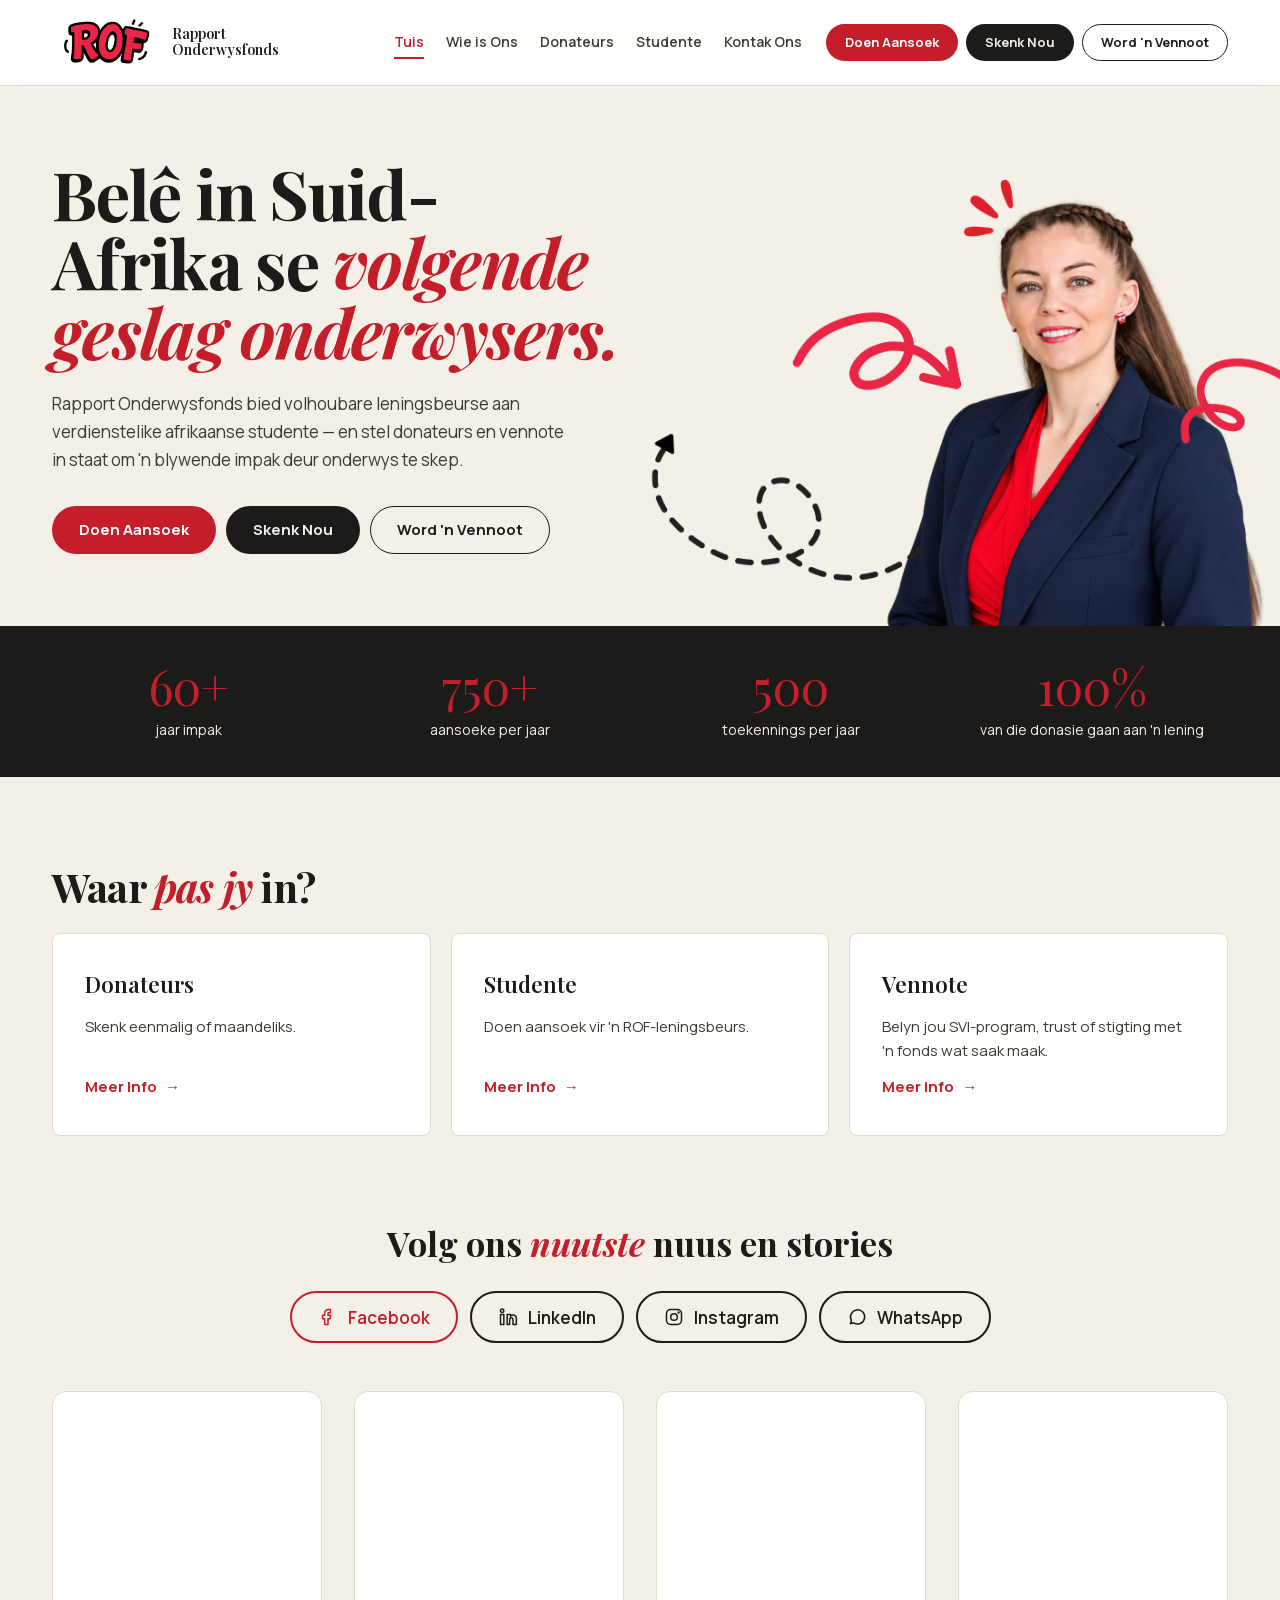
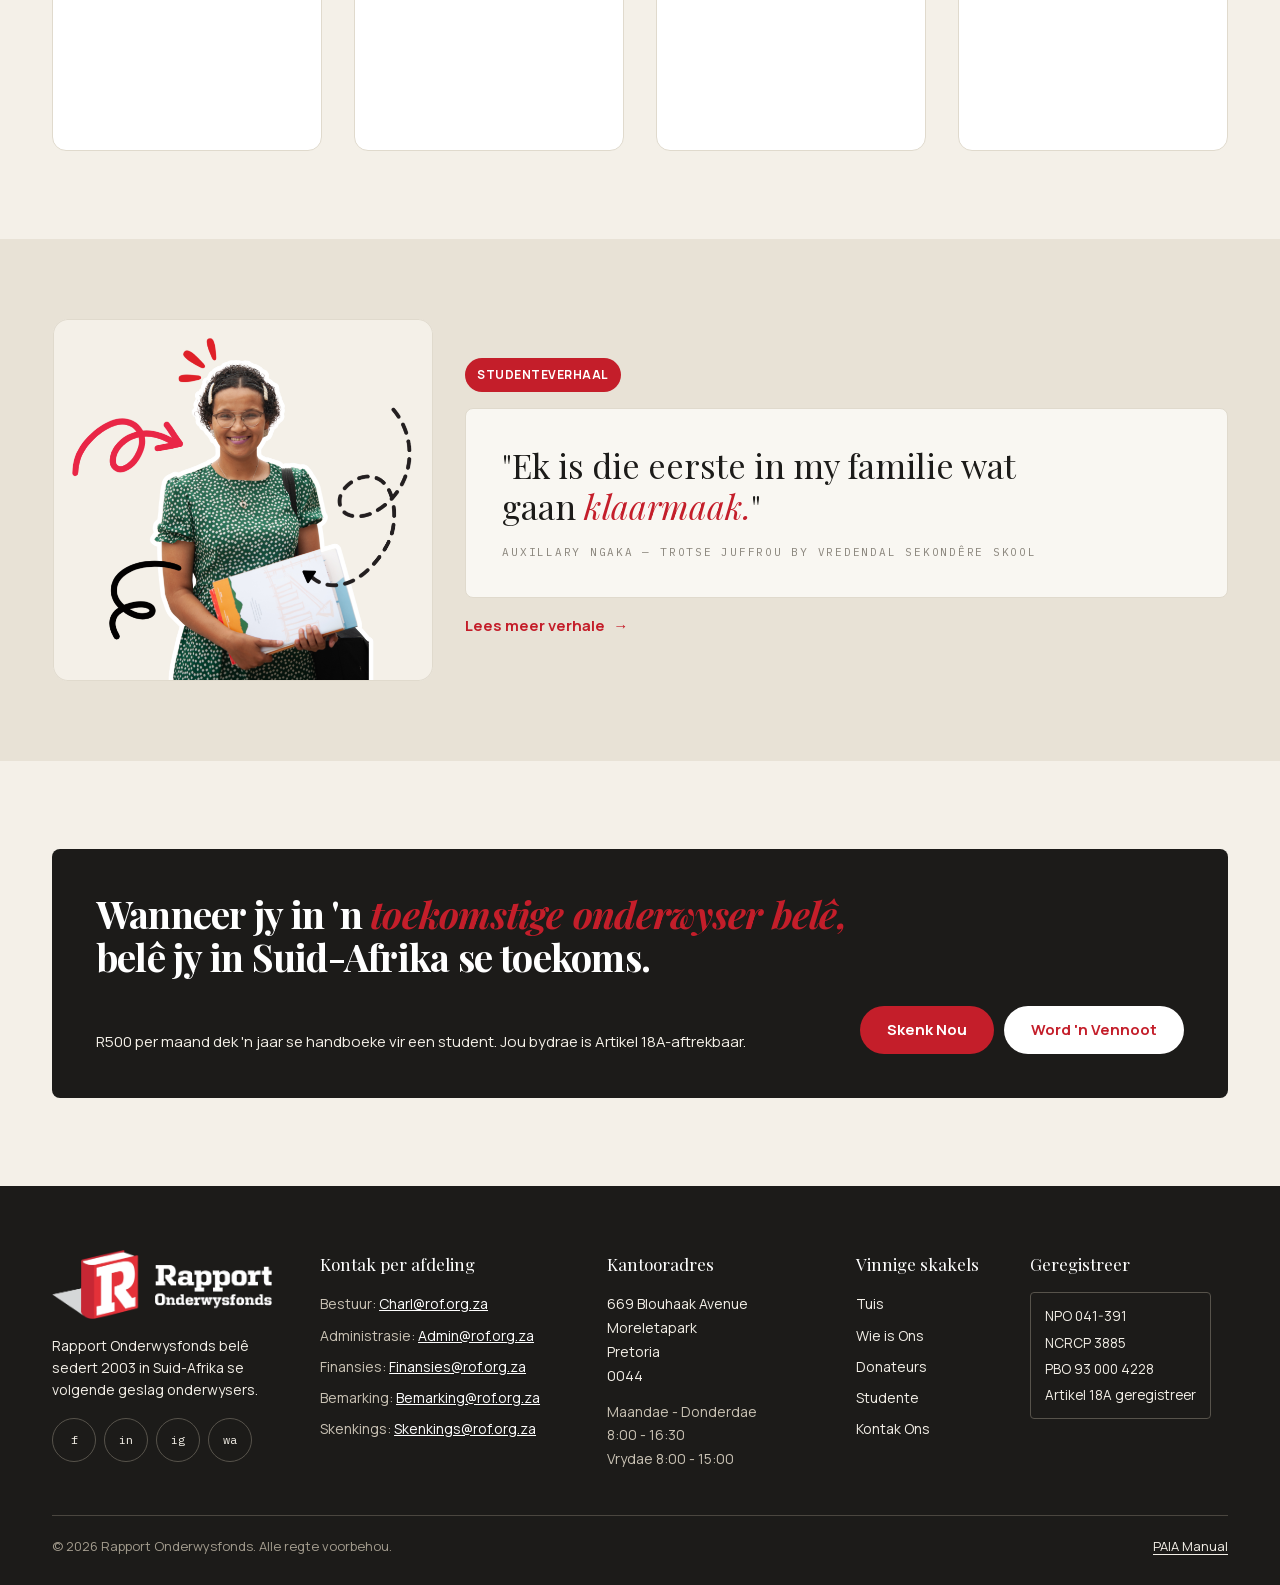
<file: index.html>
<!DOCTYPE html>
<html lang="af">

<head>
  <!-- Google tag (gtag.js) -->
  <script async src="https://www.googletagmanager.com/gtag/js?id=G-HCSDZWBZPT"></script>
  <script>
    window.dataLayer = window.dataLayer || [];
    function gtag(){dataLayer.push(arguments);}
    gtag('js', new Date());

    gtag('config', 'G-HCSDZWBZPT');
  </script>
  <meta charset="utf-8">
  <meta name="viewport" content="width=device-width, initial-scale=1">
  <title>Rapport Onderwysfonds</title>
  <meta name="description"
    content="Rapport Onderwysfonds bied rentevrye leningsbeurse aan verdienstelike toekomstige onderwysers in Suid-Afrika.">
  <meta name="theme-color" content="#F4F0E8">
  <meta property="og:title" content="Rapport Onderwysfonds">
  <meta property="og:description"
    content="Rapport Onderwysfonds bied rentevrye leningsbeurse aan verdienstelike toekomstige onderwysers in Suid-Afrika.">
  <meta property="og:image" content="assets/img/hero-home.jpg">
  <link rel="icon" type="image/png" sizes="32x32" href="assets/favicon-32.png">
  <link rel="icon" type="image/png" sizes="512x512" href="assets/favicon-512.png">
  <link rel="apple-touch-icon" href="assets/favicon-180.png">
  <link rel="preload" href="assets/fonts/playfair-display-400-latin.woff2" as="font" type="font/woff2" crossorigin>
  <link rel="preload" href="assets/fonts/manrope-400-latin.woff2" as="font" type="font/woff2" crossorigin>
  <link rel="stylesheet" href="css/styles.css?v=17">
  <script src="js/main.js?v=8" defer></script>
</head>

<body>
  <a class="skip-link" href="#inhoud">Slaan oor na inhoud</a>
  <header class="site-header">
    <div class="container site-header__bar">
      <a class="brand" href="index.html" aria-label="Rapport Onderwysfonds — tuis">
        <img src="assets/rof-logo.png" alt="" width="110" height="61">
        <span>Rapport<br>Onderwysfonds</span>
      </a>
      <nav class="nav-desktop" aria-label="Hoofnavigasie">
        <a class="nav-link" href="index.html" aria-current="page">Tuis</a>
        <a class="nav-link" href="wie-is-ons.html">Wie is Ons</a>
        <a class="nav-link" href="donateurs.html">Donateurs</a>
        <a class="nav-link" href="studente.html">Studente</a>
        <a class="nav-link" href="kontak.html">Kontak Ons</a>
      </nav>
      <div class="header-ctas">
        <a class="btn btn--sm btn--primary" href="studente.html">Doen Aansoek</a>
        <a class="btn btn--sm btn--secondary" href="donateurs.html#skenk">Skenk Nou</a>
        <a class="btn btn--sm btn--tertiary" href="donateurs.html#vennoot">Word 'n Vennoot</a>
      </div>
      <button class="btn btn--sm btn--tertiary menu-toggle" type="button" aria-expanded="false"
        aria-controls="mobile-menu">Kieslys</button>
    </div>
    <div class="mobile-menu" id="mobile-menu" hidden>
      <nav aria-label="Mobiele navigasie">
        <a class="nav-link" href="index.html" aria-current="page">Tuis</a>
        <a class="nav-link" href="wie-is-ons.html">Wie is Ons</a>
        <a class="nav-link" href="donateurs.html">Donateurs</a>
        <a class="nav-link" href="studente.html">Studente</a>
        <a class="nav-link" href="kontak.html">Kontak Ons</a>
      </nav>
      <div class="btn-stack">
        <a class="btn btn--primary btn--block" href="studente.html">Doen Aansoek</a>
        <a class="btn btn--secondary btn--block" href="donateurs.html#skenk">Skenk Nou</a>
        <a class="btn btn--tertiary btn--block" href="donateurs.html#vennoot">Word 'n Vennoot</a>
      </div>
    </div>
  </header>

  <main id="inhoud">
    <section class="hero">
      <div class="container hero__grid">
        <div class="hero__copy">
          <h1>Belê in Suid-Afrika se <em>volgende geslag onderwysers.</em></h1>
          <p>Rapport Onderwysfonds bied volhoubare leningsbeurse aan verdienstelike afrikaanse studente — en stel
            donateurs en vennote in staat om 'n blywende impak deur onderwys te skep.</p>
          <div class="btn-row">
            <a class="btn btn--primary" href="studente.html">Doen Aansoek</a>
            <a class="btn btn--secondary" href="donateurs.html#skenk">Skenk Nou</a>
            <a class="btn btn--tertiary" href="donateurs.html#vennoot">Word 'n Vennoot</a>
          </div>
        </div>
        <div class="hero__media">
          <img src="assets/img/hero-home.jpg?v=3" alt="Glimlaggende onderwyser in skoolbaadjie" width="1469"
            height="1010" fetchpriority="high">
        </div>
      </div>
    </section>

    <section class="stats" aria-label="ROF in syfers">
      <div class="container stats__grid">
        <div>
          <div class="stat__num">60+</div>
          <div class="stat__lbl">jaar impak</div>
        </div>
        <div>
          <div class="stat__num">750+</div>
          <div class="stat__lbl">aansoeke per jaar</div>
        </div>
        <div>
          <div class="stat__num">500</div>
          <div class="stat__lbl">toekennings per jaar</div>
        </div>
        <div>
          <div class="stat__num">100%</div>
          <div class="stat__lbl">van die donasie gaan aan 'n lening</div>
        </div>
      </div>
    </section>

    <section class="container section">
      <h2 class="h-section">Waar <em>pas jy</em> in?</h2>
      <div class="grid grid--3">
        <div class="card card--flex">
          <h3 class="h-card">Donateurs</h3>
          <p>Skenk eenmalig of maandeliks.</p>
          <a class="text-link" href="donateurs.html">Meer Info</a>
        </div>
        <div class="card card--flex">
          <h3 class="h-card">Studente</h3>
          <p>Doen aansoek vir 'n ROF-leningsbeurs.</p>
          <a class="text-link" href="studente.html">Meer Info</a>
        </div>
        <div class="card card--flex">
          <h3 class="h-card">Vennote</h3>
          <p>Belyn jou SVI-program, trust of stigting met 'n fonds wat saak maak.</p>
          <a class="text-link" href="donateurs.html#vennoot">Meer Info</a>
        </div>
      </div>
    </section>

    <section class="container section section--end social">
      <h2>Volg ons <em>nuutste</em> nuus en stories</h2>
      <div class="pill-tabs" role="tablist" aria-label="Sosiale media">
        <button class="pill-tab" type="button" role="tab" id="tab-fb" aria-controls="panel-fb"
          aria-selected="true"><svg class="pill-tab__icon" viewBox="0 0 24 24" aria-hidden="true"><path d="M15 3h-2.5A4.5 4.5 0 0 0 8 7.5V10H5.5v4H8v7h4v-7h2.5l.5-4h-3V7.5a.5.5 0 0 1 .5-.5H15z"/></svg>Facebook</button>
        <button class="pill-tab" type="button" role="tab" id="tab-li" aria-controls="panel-li"
          aria-selected="false"><svg class="pill-tab__icon" viewBox="0 0 24 24" aria-hidden="true"><rect x="3" y="9" width="4" height="12"/><circle cx="5" cy="4.5" r="2"/><path d="M11 21V9h4v2a4 4 0 0 1 7 3v7h-4v-6a2 2 0 0 0-4 0v6z"/></svg>LinkedIn</button>
        <button class="pill-tab" type="button" role="tab" id="tab-ig" aria-controls="panel-ig"
          aria-selected="false"><svg class="pill-tab__icon" viewBox="0 0 24 24" aria-hidden="true"><rect x="3" y="3" width="18" height="18" rx="5"/><circle cx="12" cy="12" r="4"/><circle cx="17.5" cy="6.5" r="0.6"/></svg>Instagram</button>
        <button class="pill-tab" type="button" role="tab" id="tab-wa" aria-controls="panel-wa"
          aria-selected="false"><svg class="pill-tab__icon" viewBox="0 0 24 24" aria-hidden="true"><path d="M4 20l1.3-3.9A8.5 8.5 0 1 1 8 19z"/></svg>WhatsApp</button>
      </div>
      <div role="tabpanel" id="panel-fb" aria-labelledby="tab-fb">
        <!--
          FACEBOOK-PLASINGS: plak die skakel van elke plasing in data-href.
          Kry die skakel op Facebook: klik op die plasing se datum/tyd (of "..." > "Embed")
          en kopieer die adres, bv. https://www.facebook.com/RapportOnderwysFonds/posts/pfbid0...
          Reels werk ook, bv. https://www.facebook.com/reel/1425236243112147
          Facebook se "share"-kortskakels (facebook.com/share/...) werk NIE; maak dit eers oop en kopieer die volle adres.
          'n Leë data-href wys 'n plekhouer.
        -->
        <div class="feed-grid">
          <div class="feed-card" data-fb-post
            data-href="https://www.facebook.com/reel/1425236243112147"></div>
          <div class="feed-card" data-fb-post
            data-href="https://www.facebook.com/RapportOnderwysFonds/posts/pfbid01R1h24K588WMJgEj9nwYPcHLikoZqjgb8Bto9VMAhXqXpatmRVxBbp8oqJeqvW4ol"></div>
          <div class="feed-card" data-fb-post
            data-href="https://www.facebook.com/RapportOnderwysFonds/posts/pfbid0uuF8hRYoRYb6rciocgsTsbq6oax5Y1oqMTdWa2dfRW1hQMmUZzvSdZuUSKwmRgDyl"></div>
          <div class="feed-card" data-fb-post
            data-href="https://www.facebook.com/reel/29434276109501772"></div>
        </div>
      </div>
      <div role="tabpanel" id="panel-li" aria-labelledby="tab-li" hidden>
        <div class="feed-grid">
          <div class="feed-card placeholder" role="img" aria-label="LinkedIn-plasing 1"><span class="rof-label">LinkedIn-plasing 1</span></div>
          <div class="feed-card placeholder" role="img" aria-label="LinkedIn-plasing 2"><span class="rof-label">LinkedIn-plasing 2</span></div>
          <div class="feed-card placeholder" role="img" aria-label="LinkedIn-plasing 3"><span class="rof-label">LinkedIn-plasing 3</span></div>
          <div class="feed-card placeholder" role="img" aria-label="LinkedIn-plasing 4"><span class="rof-label">LinkedIn-plasing 4</span></div>
        </div>
      </div>
      <div role="tabpanel" id="panel-ig" aria-labelledby="tab-ig" hidden>
        <div class="feed-grid">
          <div class="feed-card placeholder" role="img" aria-label="Instagram-plasing 1"><span class="rof-label">Instagram-plasing 1</span></div>
          <div class="feed-card placeholder" role="img" aria-label="Instagram-plasing 2"><span class="rof-label">Instagram-plasing 2</span></div>
          <div class="feed-card placeholder" role="img" aria-label="Instagram-plasing 3"><span class="rof-label">Instagram-plasing 3</span></div>
          <div class="feed-card placeholder" role="img" aria-label="Instagram-plasing 4"><span class="rof-label">Instagram-plasing 4</span></div>
        </div>
      </div>
      <div role="tabpanel" id="panel-wa" aria-labelledby="tab-wa" hidden>
        <div class="feed-grid">
          <div class="feed-card placeholder" role="img" aria-label="WhatsApp-plasing 1"><span class="rof-label">WhatsApp-plasing 1</span></div>
          <div class="feed-card placeholder" role="img" aria-label="WhatsApp-plasing 2"><span class="rof-label">WhatsApp-plasing 2</span></div>
          <div class="feed-card placeholder" role="img" aria-label="WhatsApp-plasing 3"><span class="rof-label">WhatsApp-plasing 3</span></div>
          <div class="feed-card placeholder" role="img" aria-label="WhatsApp-plasing 4"><span class="rof-label">WhatsApp-plasing 4</span></div>
        </div>
      </div>
    </section>

    <section class="story-band">
      <div class="container split">
        <img src="assets/img/auxillary-ngaka.png" alt="Glimlaggende student met handboeke" width="756" height="720"
          loading="lazy">
        <div class="story">
          <span class="badge">Studenteverhaal</span>
          <figure class="quote-card" style="margin:0">
            <blockquote class="quote" style="margin:0 0 16px">"Ek is die eerste in my familie wat gaan
              <em>klaarmaak.</em>"
            </blockquote>
            <figcaption class="rof-label">Auxillary Ngaka — Trotse juffrou by Vredendal Sekondêre Skool</figcaption>
          </figure>
          <a class="text-link" href="#">Lees meer verhale</a>
        </div>
      </div>
    </section>

    <section class="container section section--end">
      <div class="panel-dark cta-dark">
        <h2>Wanneer jy in 'n <em>toekomstige onderwyser belê,</em><br> belê jy in Suid-Afrika se toekoms.</h2>
        <p>R500 per maand dek 'n jaar se handboeke vir een student. Jou bydrae is Artikel 18A-aftrekbaar.</p>
        <div class="btn-row">
          <a class="btn btn--primary" href="donateurs.html#skenk">Skenk Nou</a>
          <a class="btn btn--inverse" href="donateurs.html#vennoot">Word 'n Vennoot</a>
        </div>
      </div>
    </section>
  </main>

  <footer class="site-footer">
    <div class="container">
      <div class="footer-grid">
        <div>
          <img src="assets/rapport-onderwysfonds-logo.webp" alt="Rapport Onderwysfonds" width="220" height="68" loading="lazy">
          <p class="footer-about">Rapport Onderwysfonds belê sedert 2003 in Suid-Afrika se volgende geslag onderwysers.
          </p>
          <div class="socials">
            <a class="social-btn" href="https://www.facebook.com/RapportOnderwysFonds" target="_blank" rel="noopener"
              aria-label="Facebook">f</a>
            <a class="social-btn" href="#" aria-label="LinkedIn">in</a>
            <a class="social-btn" href="https://www.instagram.com/rapportonderwysfonds" target="_blank" rel="noopener" aria-label="Instagram">ig</a>
            <a class="social-btn" href="#" aria-label="WhatsApp">wa</a>
          </div>
        </div>
        <div>
          <div class="footer-title">Kontak per afdeling</div>
          <ul class="footer-list">
            <li>Bestuur: <a class="mail" href="mailto:charl@rof.org.za">Charl@rof.org.za</a></li>
            <li>Administrasie: <a class="mail" href="mailto:admin@rof.org.za">Admin@rof.org.za</a></li>
            <li>Finansies: <a class="mail" href="mailto:finansies@rof.org.za">Finansies@rof.org.za</a></li>
            <li>Bemarking: <a class="mail" href="mailto:bemarking@rof.org.za">Bemarking@rof.org.za</a></li>
            <li>Skenkings: <a class="mail" href="mailto:skenkings@rof.org.za">Skenkings@rof.org.za</a></li>
          </ul>
        </div>
        <div>
          <div class="footer-title">Kantooradres</div>
          <address class="footer-address">
            669 Blouhaak Avenue<br>
            Moreletapark<br>
            Pretoria<br>
            0044
          </address>
          <p class="footer-hours">
            <span class="nowrap">Maandae - Donderdae</span> <span class="nowrap">8:00 - 16:30</span><br>
            <span class="nowrap">Vrydae</span> <span class="nowrap">8:00 - 15:00</span>
          </p>
        </div>
        <div>
          <div class="footer-title">Vinnige skakels</div>
          <ul class="footer-list">
            <li><a href="index.html">Tuis</a></li>
            <li><a href="wie-is-ons.html">Wie is Ons</a></li>
            <li><a href="donateurs.html">Donateurs</a></li>
            <li><a href="studente.html">Studente</a></li>
            <li><a href="kontak.html">Kontak Ons</a></li>
          </ul>
        </div>
        <div>
          <div class="footer-title">Geregistreer</div>
          <div class="reg-box">
            <span>NPO 041-391</span>
            <span>NCRCP 3885</span>
            <span>PBO 93 000 4228</span>
            <span>Artikel 18A geregistreer</span>
          </div>
        </div>
      </div>
      <div class="footer-bottom">
        <span>© <span data-year>2026</span> Rapport Onderwysfonds. Alle regte voorbehou.</span>
        <a href="assets/docs/rof-paia-manual.pdf" target="_blank" rel="noopener">PAIA Manual</a>
      </div>
    </div>
  </footer>
</body>

</html>
</file>
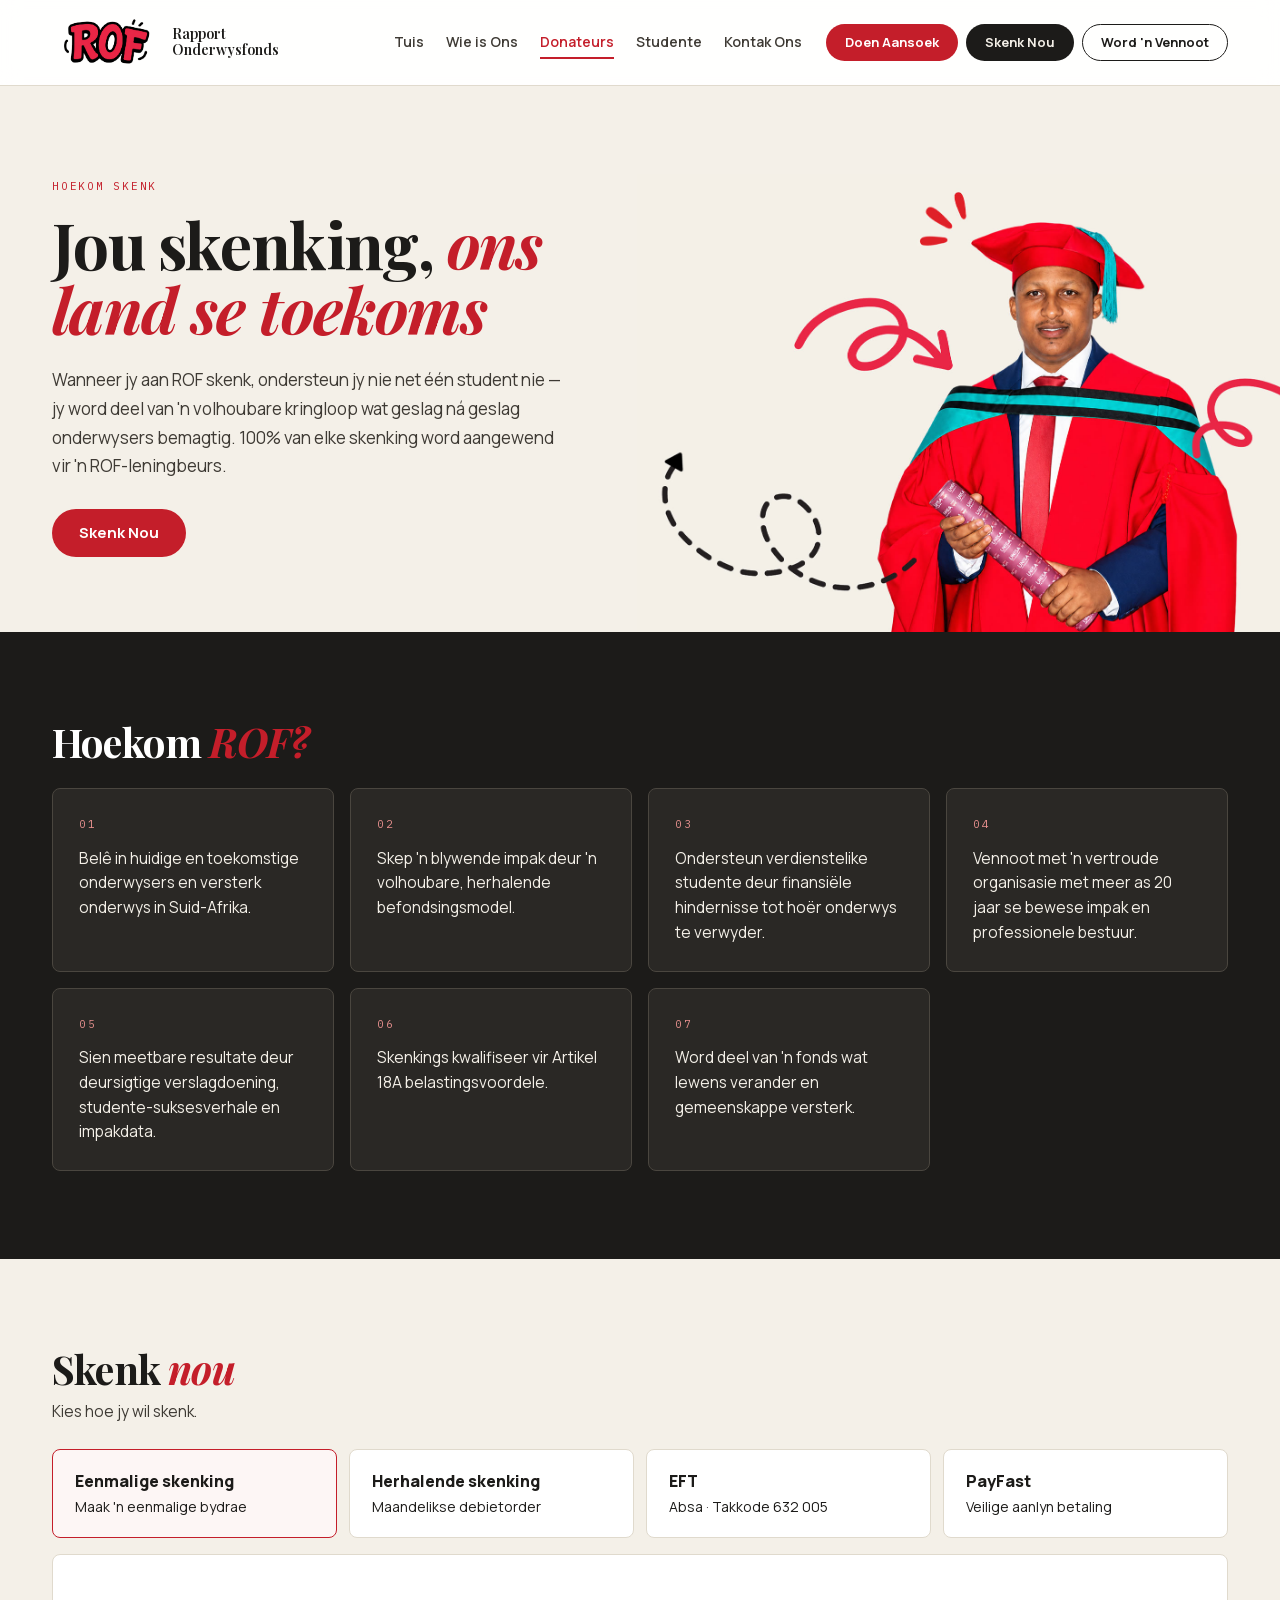
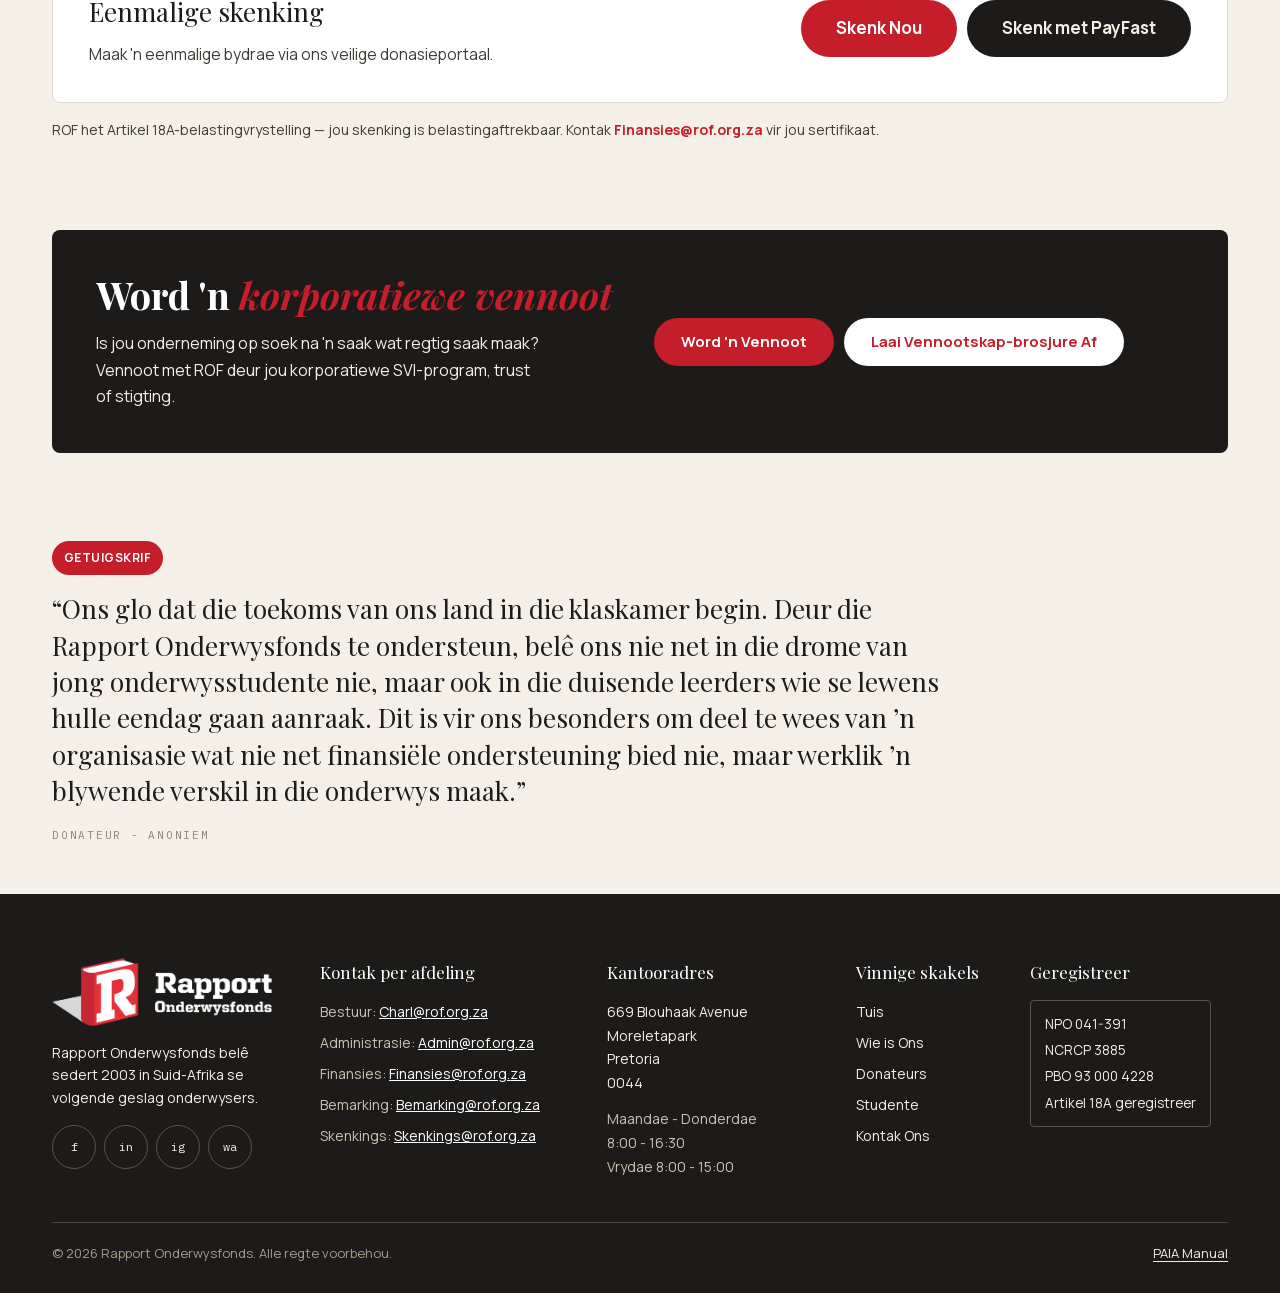
<file: donateurs.html>
<!DOCTYPE html>
<html lang="af">

<head>
  <!-- Google tag (gtag.js) -->
  <script async src="https://www.googletagmanager.com/gtag/js?id=G-HCSDZWBZPT"></script>
  <script>
    window.dataLayer = window.dataLayer || [];
    function gtag(){dataLayer.push(arguments);}
    gtag('js', new Date());

    gtag('config', 'G-HCSDZWBZPT');
  </script>
  <meta charset="utf-8">
  <meta name="viewport" content="width=device-width, initial-scale=1">
  <title>Donateurs · Rapport Onderwysfonds</title>
  <meta name="description"
    content="Skenk aan ROF: 100% van elke skenking word aangewend vir 'n ROF-lening. Artikel 18A-aftrekbaar.">
  <meta name="theme-color" content="#F4F0E8">
  <meta property="og:title" content="Donateurs · Rapport Onderwysfonds">
  <meta property="og:description"
    content="Skenk aan ROF: 100% van elke skenking word aangewend vir 'n ROF-lening. Artikel 18A-aftrekbaar.">
  <meta property="og:image" content="assets/img/hero-home.jpg">
  <link rel="icon" type="image/png" sizes="32x32" href="assets/favicon-32.png">
  <link rel="icon" type="image/png" sizes="512x512" href="assets/favicon-512.png">
  <link rel="apple-touch-icon" href="assets/favicon-180.png">
  <link rel="preload" href="assets/fonts/playfair-display-400-latin.woff2" as="font" type="font/woff2" crossorigin>
  <link rel="preload" href="assets/fonts/manrope-400-latin.woff2" as="font" type="font/woff2" crossorigin>
  <link rel="stylesheet" href="css/styles.css?v=17">
  <script src="js/main.js?v=8" defer></script>
</head>

<body>
  <a class="skip-link" href="#inhoud">Slaan oor na inhoud</a>
  <header class="site-header">
    <div class="container site-header__bar">
      <a class="brand" href="index.html" aria-label="Rapport Onderwysfonds — tuis">
        <img src="assets/rof-logo.png" alt="" width="110" height="61">
        <span>Rapport<br>Onderwysfonds</span>
      </a>
      <nav class="nav-desktop" aria-label="Hoofnavigasie">
        <a class="nav-link" href="index.html">Tuis</a>
        <a class="nav-link" href="wie-is-ons.html">Wie is Ons</a>
        <a class="nav-link" href="donateurs.html" aria-current="page">Donateurs</a>
        <a class="nav-link" href="studente.html">Studente</a>
        <a class="nav-link" href="kontak.html">Kontak Ons</a>
      </nav>
      <div class="header-ctas">
        <a class="btn btn--sm btn--primary" href="studente.html">Doen Aansoek</a>
        <a class="btn btn--sm btn--secondary" href="donateurs.html#skenk">Skenk Nou</a>
        <a class="btn btn--sm btn--tertiary" href="donateurs.html#vennoot">Word 'n Vennoot</a>
      </div>
      <button class="btn btn--sm btn--tertiary menu-toggle" type="button" aria-expanded="false"
        aria-controls="mobile-menu">Kieslys</button>
    </div>
    <div class="mobile-menu" id="mobile-menu" hidden>
      <nav aria-label="Mobiele navigasie">
        <a class="nav-link" href="index.html">Tuis</a>
        <a class="nav-link" href="wie-is-ons.html">Wie is Ons</a>
        <a class="nav-link" href="donateurs.html" aria-current="page">Donateurs</a>
        <a class="nav-link" href="studente.html">Studente</a>
        <a class="nav-link" href="kontak.html">Kontak Ons</a>
      </nav>
      <div class="btn-stack">
        <a class="btn btn--primary btn--block" href="studente.html">Doen Aansoek</a>
        <a class="btn btn--secondary btn--block" href="donateurs.html#skenk">Skenk Nou</a>
        <a class="btn btn--tertiary btn--block" href="donateurs.html#vennoot">Word 'n Vennoot</a>
      </div>
    </div>
  </header>

  <main id="inhoud">
    <section class="hero">
      <div class="container section--intro grid grid--two page-hero">
        <div class="page-hero__copy">
          <div class="rof-label rof-label--accent eyebrow">Hoekom skenk</div>
          <h1 class="h-hero">Jou skenking, <em>ons land se toekoms</em></h1>
          <p class="lead">Wanneer jy aan ROF skenk, ondersteun jy nie net één student nie — jy word deel van 'n volhoubare
            kringloop wat geslag ná geslag onderwysers bemagtig. 100% van elke skenking word aangewend vir 'n
            ROF-leningbeurs.
          </p>
          <a class="btn btn--primary" href="#skenk">Skenk Nou</a>
        </div>
        <div class="hero__media">
          <img src="assets/img/hero-donateurs.jpg" alt="Gegradueerde in rooi akademiese drag met sy diploma in die hand"
            width="1469" height="1010" fetchpriority="high">
        </div>
      </div>
    </section>

    <section class="band-dark">
      <div class="container">
        <h2 class="h-section">Hoekom <em>ROF?</em></h2>
        <div class="grid grid--cards">
          <div class="card card--sm"><span class="rof-label rof-label--accent">01</span>
            <p>Belê in huidige en toekomstige onderwysers en versterk onderwys in Suid-Afrika.</p>
          </div>
          <div class="card card--sm"><span class="rof-label rof-label--accent">02</span>
            <p>Skep 'n blywende impak deur 'n volhoubare, herhalende befondsingsmodel.</p>
          </div>
          <div class="card card--sm"><span class="rof-label rof-label--accent">03</span>
            <p>Ondersteun verdienstelike studente deur finansiële hindernisse tot hoër onderwys te verwyder.</p>
          </div>
          <div class="card card--sm"><span class="rof-label rof-label--accent">04</span>
            <p>Vennoot met 'n vertroude organisasie met meer as 20 jaar se bewese impak en professionele bestuur.</p>
          </div>
          <div class="card card--sm"><span class="rof-label rof-label--accent">05</span>
            <p>Sien meetbare resultate deur deursigtige verslagdoening, studente-suksesverhale en impakdata.</p>
          </div>
          <div class="card card--sm"><span class="rof-label rof-label--accent">06</span>
            <p>Skenkings kwalifiseer vir Artikel 18A belastingsvoordele.</p>
          </div>
          <div class="card card--sm"><span class="rof-label rof-label--accent">07</span>
            <p>Word deel van 'n fonds wat lewens verander en gemeenskappe versterk.</p>
          </div>
        </div>
      </div>
    </section>

    <section class="container section" id="skenk">
      <h2 class="h-section" style="margin-bottom:8px">Skenk <em>nou</em></h2>
      <p style="margin-bottom:24px;font-size:15.5px">Kies hoe jy wil skenk.</p>
      <div class="donate-opts" role="tablist" aria-label="Skenkmetode">
        <button class="donate-opt" type="button" role="tab" id="don-eenmalig" aria-controls="don-panel-eenmalig"
          aria-selected="true"><strong>Eenmalige skenking</strong><span>Maak 'n eenmalige bydrae</span></button>
        <button class="donate-opt" type="button" role="tab" id="don-herhalend" aria-controls="don-panel-herhalend"
          aria-selected="false"><strong>Herhalende skenking</strong><span>Maandelikse debietorder</span></button>
        <button class="donate-opt" type="button" role="tab" id="don-eft" aria-controls="don-panel-eft"
          aria-selected="false"><strong>EFT</strong><span>Absa · Takkode 632 005</span></button>
        <button class="donate-opt" type="button" role="tab" id="don-payfast" aria-controls="don-panel-payfast"
          aria-selected="false"><strong>PayFast</strong><span>Veilige aanlyn betaling</span></button>
      </div>
      <div class="card donate-panel">
        <div role="tabpanel" id="don-panel-eenmalig" aria-labelledby="don-eenmalig">
          <div class="donate-panel__row">
            <div>
              <div class="donate-panel__title">Eenmalige skenking</div>
              <p>Maak 'n eenmalige bydrae via ons veilige donasieportaal.</p>
            </div>
            <div class="btn-row">
              <button class="btn btn--primary btn--lg" type="button" data-modal-open="skenk-modal">Skenk Nou</button>
              <button class="btn btn--secondary btn--lg" type="button" data-modal-open="payfast-modal">Skenk met PayFast</button>
            </div>
          </div>
        </div>
        <div role="tabpanel" id="don-panel-herhalend" aria-labelledby="don-herhalend" hidden>
          <div class="donate-panel__row">
            <div>
              <div class="donate-panel__title">Herhalende skenking</div>
              <p>Stel 'n maandelikse debietorder op via ons veilige donasieportaal.</p>
            </div>
            <div class="btn-row">
              <button class="btn btn--primary btn--lg" type="button" data-modal-open="skenk-modal">Skenk Nou</button>
              <button class="btn btn--secondary btn--lg" type="button" data-modal-open="payfast-modal">Skenk met PayFast</button>
            </div>
          </div>
        </div>
        <div role="tabpanel" id="don-panel-eft" aria-labelledby="don-eft" hidden>
          <div class="donate-panel__title" style="margin-bottom:16px">Bankbesonderhede</div>
          <div class="bank-grid">
            <div class="bank-item">
              <div class="rof-label">Bank</div>
              <div>Absa</div>
            </div>
            <div class="bank-item">
              <div class="rof-label">Takkode</div>
              <div>632 005</div>
            </div>
            <div class="bank-item">
              <div class="rof-label">Rek.</div>
              <div>405 864 6741</div>
            </div>
          </div>
        </div>
        <div role="tabpanel" id="don-panel-payfast" aria-labelledby="don-payfast" hidden>
          <div class="donate-panel__row">
            <div>
              <div class="donate-panel__title">PayFast</div>
              <p>Skenk veilig aanlyn via PayFast. Jy kies self die bedrag en betaal op PayFast se beveiligde betaalblad.</p>
            </div>
            <button class="btn btn--primary btn--lg" type="button" data-modal-open="payfast-modal">Skenk met PayFast</button>
          </div>
        </div>
      </div>
      <p style="margin-top:16px;font-size:14px;line-height:1.6">ROF het Artikel 18A-belastingvrystelling — jou skenking
        is belastingaftrekbaar. Kontak <a href="mailto:finansies@rof.org.za"
          style="font-weight:700">Finansies@rof.org.za</a> vir jou sertifikaat.</p>
    </section>

    <!-- Skenk Nou-ligkas: die HubSpot-vorm word eers gelaai wanneer die ligkas oopmaak. -->
    <dialog class="modal" id="skenk-modal" aria-labelledby="skenk-modal-title">
      <div class="modal__head">
        <h2 id="skenk-modal-title">Skenk <em>nou</em></h2>
        <button class="icon-btn modal__close" type="button" data-modal-close aria-label="Sluit">×</button>
      </div>
      <div class="modal__body" id="skenk-form" data-hs-portal="147628845"
        data-hs-form="67b5c028-8871-4f16-a730-797335f006bb" data-hs-region="eu1">
        <p class="modal__status">Laai vorm…</p>
      </div>
    </dialog>

    <!-- Word 'n Vennoot-ligkas: die HubSpot-vorm word eers gelaai wanneer die ligkas oopmaak. -->
    <dialog class="modal" id="vennoot-modal" aria-labelledby="vennoot-modal-title">
      <div class="modal__head">
        <h2 id="vennoot-modal-title">Word 'n <em>vennoot</em></h2>
        <button class="icon-btn modal__close" type="button" data-modal-close aria-label="Sluit">×</button>
      </div>
      <div class="modal__body" id="vennoot-form" data-hs-portal="147628845"
        data-hs-form="68de722f-068b-4c5a-ba17-7d94e5f22e45" data-hs-region="eu1">
        <p class="modal__status">Laai vorm…</p>
      </div>
    </dialog>

    <!-- PayFast-ligkas: die vorm stuur die skenker na PayFast se beveiligde betaalblad. -->
    <dialog class="modal" id="payfast-modal" aria-labelledby="payfast-modal-title">
      <div class="modal__head">
        <h2 id="payfast-modal-title">Skenk met <em>PayFast</em></h2>
        <button class="icon-btn modal__close" type="button" data-modal-close aria-label="Sluit">×</button>
      </div>
      <div class="modal__body">
        <form class="payfast-form" name="PayFastPayNowForm" action="https://payment.payfast.io/eng/process" method="post">
          <input required type="hidden" name="cmd" value="_paynow">
          <input required type="hidden" name="receiver" pattern="[0-9]" value="32829539">
          <input required type="hidden" name="item_name" maxlength="255" value="Donasie">
          <label class="field" for="PayFastAmount">
            <span class="field__label" id="PayFastAmountLabel">Bedrag<span class="req" aria-hidden="true"> *</span></span>
            <span class="amount-input">
              <span class="amount-input__prefix" aria-hidden="true">R</span>
              <input class="input" required id="PayFastAmount" type="number" step=".01" name="amount" min="5.00"
                placeholder="5.00" value="100" inputmode="decimal">
            </span>
            <span class="field__hint">Minimum R5,00.</span>
          </label>
          <button class="btn btn--primary btn--lg btn--block" type="submit">Skenk Nou <span aria-hidden="true">→</span></button>
          <p class="payfast-note">Jy word na PayFast se beveiligde betaalblad gestuur om die betaling te voltooi.</p>
        </form>
      </div>
    </dialog>

    <section class="container section" id="vennoot">
      <div class="panel-dark partner">
        <div>
          <h2>Word 'n <em>korporatiewe vennoot</em></h2>
          <p>Is jou onderneming op soek na 'n saak wat regtig saak maak? Vennoot met ROF deur jou korporatiewe
            SVI-program, trust of stigting.</p>
        </div>
        <div class="btn-row">
          <button class="btn btn--primary" type="button" data-modal-open="vennoot-modal">Word 'n Vennoot</button>
          <a class="btn btn--inverse" href="#">Laai Vennootskap-brosjure Af</a>
        </div>
      </div>
    </section>

    <section class="container section testimonial" style="padding-bottom: 50px;">
      <figure class="story" style="margin:0">
        <span class="badge">Getuigskrif</span>
        <blockquote class="quote" style="margin:0">“Ons glo dat die toekoms van ons land in die klaskamer begin. Deur die
          Rapport Onderwysfonds te ondersteun, belê ons nie net in die drome van jong onderwysstudente nie, maar ook in
          die duisende leerders wie se lewens hulle eendag gaan aanraak. Dit is vir ons besonders om deel te wees van ’n
          organisasie wat nie net finansiële ondersteuning bied nie, maar werklik ’n blywende verskil in die onderwys
          maak.”</blockquote>
        <figcaption class="rof-label">Donateur - Anoniem</figcaption>
      </figure>
    </section>

    <!--<section class="container section section--end">
      <div class="card banner">
        <div>
          <h2>Bly op <em>hoogte</em></h2>
          <p>Ontvang impakverslae en donateur-updates.</p>
        </div>
        <form class="inline-form" data-validate action="#" method="post">
          <label class="field">
            <span class="field__label sr-only">E-posadres</span>
            <input class="input" type="email" name="email" id="nb-don" placeholder="jou@epos.co.za" autocomplete="email"
              required>
          </label>
          <button class="btn btn--primary" type="submit">Skryf In</button>
          <p class="form-note" role="status" hidden>Dankie! Jy is ingeskryf.</p>
        </form>
      </div>
    </section>-->
  </main>

  <footer class="site-footer">
    <div class="container">
      <div class="footer-grid">
        <div>
          <img src="assets/rapport-onderwysfonds-logo.webp" alt="Rapport Onderwysfonds" width="220" height="68" loading="lazy">
          <p class="footer-about">Rapport Onderwysfonds belê sedert 2003 in Suid-Afrika se volgende geslag onderwysers.
          </p>
          <div class="socials">
            <a class="social-btn" href="https://www.facebook.com/RapportOnderwysFonds" target="_blank" rel="noopener"
              aria-label="Facebook">f</a>
            <a class="social-btn" href="#" aria-label="LinkedIn">in</a>
            <a class="social-btn" href="https://www.instagram.com/rapportonderwysfonds" target="_blank" rel="noopener" aria-label="Instagram">ig</a>
            <a class="social-btn" href="#" aria-label="WhatsApp">wa</a>
          </div>
        </div>
        <div>
          <div class="footer-title">Kontak per afdeling</div>
          <ul class="footer-list">
            <li>Bestuur: <a class="mail" href="mailto:charl@rof.org.za">Charl@rof.org.za</a></li>
            <li>Administrasie: <a class="mail" href="mailto:admin@rof.org.za">Admin@rof.org.za</a></li>
            <li>Finansies: <a class="mail" href="mailto:finansies@rof.org.za">Finansies@rof.org.za</a></li>
            <li>Bemarking: <a class="mail" href="mailto:bemarking@rof.org.za">Bemarking@rof.org.za</a></li>
            <li>Skenkings: <a class="mail" href="mailto:skenkings@rof.org.za">Skenkings@rof.org.za</a></li>
          </ul>
        </div>
        <div>
          <div class="footer-title">Kantooradres</div>
          <address class="footer-address">
            669 Blouhaak Avenue<br>
            Moreletapark<br>
            Pretoria<br>
            0044
          </address>
          <p class="footer-hours">
            <span class="nowrap">Maandae - Donderdae</span> <span class="nowrap">8:00 - 16:30</span><br>
            <span class="nowrap">Vrydae</span> <span class="nowrap">8:00 - 15:00</span>
          </p>
        </div>
        <div>
          <div class="footer-title">Vinnige skakels</div>
          <ul class="footer-list">
            <li><a href="index.html">Tuis</a></li>
            <li><a href="wie-is-ons.html">Wie is Ons</a></li>
            <li><a href="donateurs.html">Donateurs</a></li>
            <li><a href="studente.html">Studente</a></li>
            <li><a href="kontak.html">Kontak Ons</a></li>
          </ul>
        </div>
        <div>
          <div class="footer-title">Geregistreer</div>
          <div class="reg-box">
            <span>NPO 041-391</span>
            <span>NCRCP 3885</span>
            <span>PBO 93 000 4228</span>
            <span>Artikel 18A geregistreer</span>
          </div>
        </div>
      </div>
      <div class="footer-bottom">
        <span>© <span data-year>2026</span> Rapport Onderwysfonds. Alle regte voorbehou.</span>
        <a href="assets/docs/rof-paia-manual.pdf" target="_blank" rel="noopener">PAIA Manual</a>
      </div>
    </div>
  </footer>
</body>

</html>
</file>
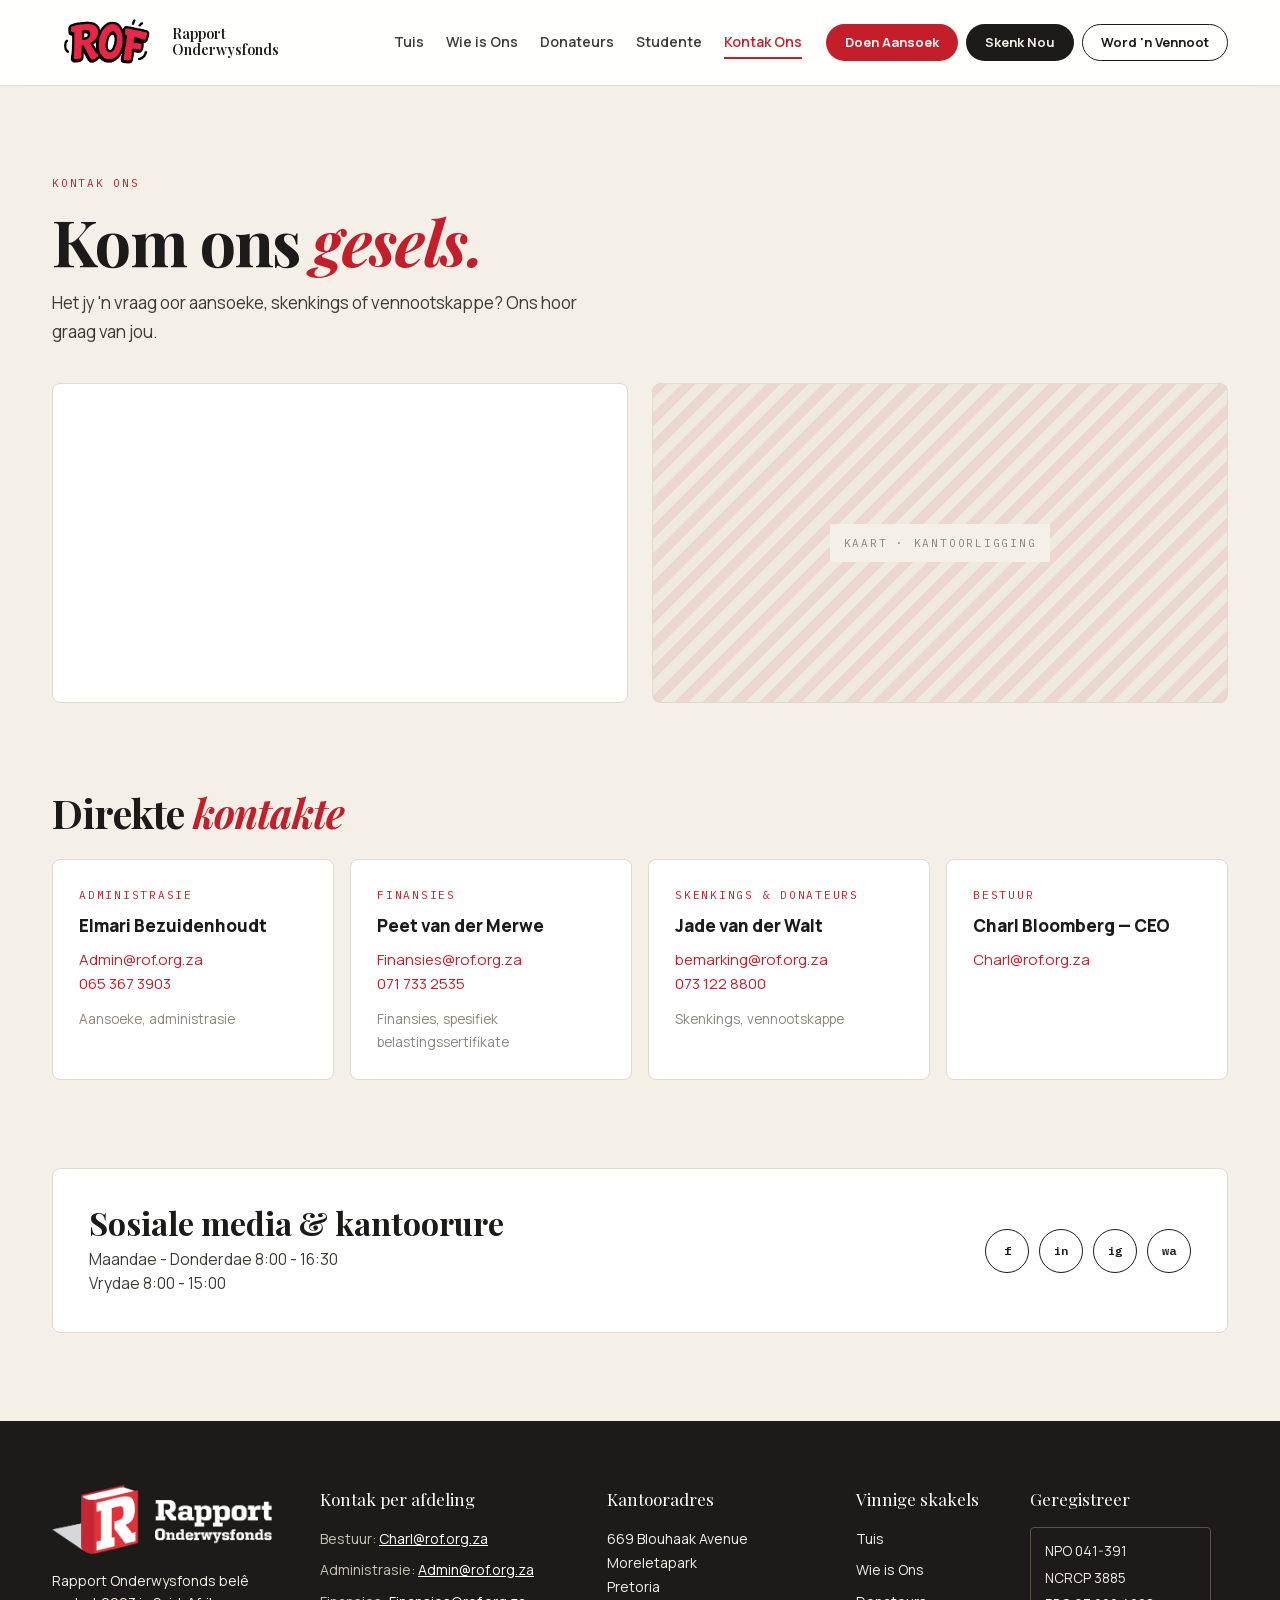
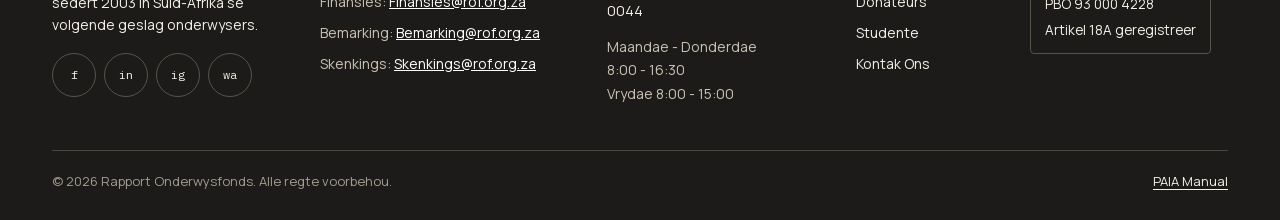
<file: kontak.html>
<!DOCTYPE html>
<html lang="af">

<head>
  <!-- Google tag (gtag.js) -->
  <script async src="https://www.googletagmanager.com/gtag/js?id=G-HCSDZWBZPT"></script>
  <script>
    window.dataLayer = window.dataLayer || [];
    function gtag(){dataLayer.push(arguments);}
    gtag('js', new Date());

    gtag('config', 'G-HCSDZWBZPT');
  </script>
  <meta charset="utf-8">
  <meta name="viewport" content="width=device-width, initial-scale=1">
  <title>Kontak Ons · Rapport Onderwysfonds</title>
  <meta name="description" content="Kontak Rapport Onderwysfonds oor aansoeke, skenkings of vennootskappe.">
  <meta name="theme-color" content="#F4F0E8">
  <meta property="og:title" content="Kontak Ons · Rapport Onderwysfonds">
  <meta property="og:description" content="Kontak Rapport Onderwysfonds oor aansoeke, skenkings of vennootskappe.">
  <meta property="og:image" content="assets/img/hero-home.jpg">
  <link rel="icon" type="image/png" sizes="32x32" href="assets/favicon-32.png">
  <link rel="icon" type="image/png" sizes="512x512" href="assets/favicon-512.png">
  <link rel="apple-touch-icon" href="assets/favicon-180.png">
  <link rel="preload" href="assets/fonts/playfair-display-400-latin.woff2" as="font" type="font/woff2" crossorigin>
  <link rel="preload" href="assets/fonts/manrope-400-latin.woff2" as="font" type="font/woff2" crossorigin>
  <link rel="stylesheet" href="css/styles.css?v=17">
  <script src="js/main.js?v=8" defer></script>
</head>

<body>
  <a class="skip-link" href="#inhoud">Slaan oor na inhoud</a>
  <header class="site-header">
    <div class="container site-header__bar">
      <a class="brand" href="index.html" aria-label="Rapport Onderwysfonds — tuis">
        <img src="assets/rof-logo.png" alt="" width="110" height="61">
        <span>Rapport<br>Onderwysfonds</span>
      </a>
      <nav class="nav-desktop" aria-label="Hoofnavigasie">
        <a class="nav-link" href="index.html">Tuis</a>
        <a class="nav-link" href="wie-is-ons.html">Wie is Ons</a>
        <a class="nav-link" href="donateurs.html">Donateurs</a>
        <a class="nav-link" href="studente.html">Studente</a>
        <a class="nav-link" href="kontak.html" aria-current="page">Kontak Ons</a>
      </nav>
      <div class="header-ctas">
        <a class="btn btn--sm btn--primary" href="studente.html">Doen Aansoek</a>
        <a class="btn btn--sm btn--secondary" href="donateurs.html#skenk">Skenk Nou</a>
        <a class="btn btn--sm btn--tertiary" href="donateurs.html#vennoot">Word 'n Vennoot</a>
      </div>
      <button class="btn btn--sm btn--tertiary menu-toggle" type="button" aria-expanded="false"
        aria-controls="mobile-menu">Kieslys</button>
    </div>
    <div class="mobile-menu" id="mobile-menu" hidden>
      <nav aria-label="Mobiele navigasie">
        <a class="nav-link" href="index.html">Tuis</a>
        <a class="nav-link" href="wie-is-ons.html">Wie is Ons</a>
        <a class="nav-link" href="donateurs.html">Donateurs</a>
        <a class="nav-link" href="studente.html">Studente</a>
        <a class="nav-link" href="kontak.html" aria-current="page">Kontak Ons</a>
      </nav>
      <div class="btn-stack">
        <a class="btn btn--primary btn--block" href="studente.html">Doen Aansoek</a>
        <a class="btn btn--secondary btn--block" href="donateurs.html#skenk">Skenk Nou</a>
        <a class="btn btn--tertiary btn--block" href="donateurs.html#vennoot">Word 'n Vennoot</a>
      </div>
    </div>
  </header>

  <main id="inhoud">
    <section class="container section--intro">
      <div class="rof-label rof-label--accent eyebrow">Kontak ons</div>
      <h1 class="h-hero" style="margin-bottom:16px">Kom ons <em>gesels.</em></h1>
      <p class="lead" style="max-width:56ch;margin-bottom:36px">Het jy 'n vraag oor aansoeke, skenkings of
        vennootskappe? Ons hoor graag van jou.</p>
      <div class="contact-grid">
        <div class="card contact-form hs-form-card">
          <script src="https://js-eu1.hsforms.net/forms/embed/147628845.js" defer></script>
          <div class="hs-form-frame" data-region="eu1" data-form-id="85044b76-7638-48ac-9b08-1c3ee100ab1a"
            data-portal-id="147628845"></div>
        </div>
        <div class="placeholder map" role="img" aria-label="Kaart · kantoorligging"><span class="rof-label">Kaart ·
            kantoorligging</span></div>
      </div>
    </section>

    <section class="container section">
      <h2 class="h-section">Direkte <em>kontakte</em></h2>
      <div class="grid grid--cards">
        <div class="card card--contact contact-card">
          <span class="rof-label">Administrasie</span>
          <h3 class="contact-card__name">Elmari Bezuidenhoudt</h3>
          <div class="contact-card__detail"><a href="mailto:admin@rof.org.za">Admin@rof.org.za</a><br><a
              href="tel:+27653673903">065 367 3903</a></div>
          <div class="contact-card__note">Aansoeke, administrasie</div>
        </div>
        <div class="card card--contact contact-card">
          <span class="rof-label">Finansies</span>
          <h3 class="contact-card__name">Peet van der Merwe</h3>
          <div class="contact-card__detail"><a href="mailto:finansies@rof.org.za">Finansies@rof.org.za</a><br><a
              href="tel:+27717332535">071 733 2535</a></div>
          <div class="contact-card__note">Finansies, spesifiek belastingssertifikate</div>
        </div>
        <div class="card card--contact contact-card">
          <span class="rof-label">Skenkings &amp; Donateurs</span>
          <h3 class="contact-card__name">Jade van der Walt</h3>
          <div class="contact-card__detail"><a href="mailto:bemarking@rof.org.za">bemarking@rof.org.za</a><br><a
              href="tel:+27731228800">073 122 8800</a></div>
          <div class="contact-card__note">Skenkings, vennootskappe</div>
        </div>
        <div class="card card--contact contact-card">
          <span class="rof-label">Bestuur</span>
          <h3 class="contact-card__name">Charl Bloomberg — CEO</h3>
          <div class="contact-card__detail"><a href="mailto:charl@rof.org.za">Charl@rof.org.za</a></div>
          <div class="contact-card__note"></div>
        </div>
      </div>
    </section>

    <section class="container section section--end">
      <div class="card banner">
        <div>
          <h2>Sosiale media &amp; kantoorure</h2>
          <p>
            <span class="nowrap">Maandae - Donderdae</span> <span class="nowrap">8:00 - 16:30</span><br>
            <span class="nowrap">Vrydae</span> <span class="nowrap">8:00 - 15:00</span>
          </p>
        </div>
        <div class="socials">
          <a class="social-btn" href="https://www.facebook.com/RapportOnderwysFonds" target="_blank" rel="noopener"
            aria-label="Facebook">f</a>
          <a class="social-btn" href="#" aria-label="LinkedIn">in</a>
          <a class="social-btn" href="https://www.instagram.com/rapportonderwysfonds" target="_blank" rel="noopener" aria-label="Instagram">ig</a>
          <a class="social-btn" href="#" aria-label="WhatsApp">wa</a>
        </div>
      </div>
    </section>
  </main>

  <footer class="site-footer">
    <div class="container">
      <div class="footer-grid">
        <div>
          <img src="assets/rapport-onderwysfonds-logo.webp" alt="Rapport Onderwysfonds" width="220" height="68" loading="lazy">
          <p class="footer-about">Rapport Onderwysfonds belê sedert 2003 in Suid-Afrika se volgende geslag onderwysers.
          </p>
          <div class="socials">
            <a class="social-btn" href="https://www.facebook.com/RapportOnderwysFonds" target="_blank" rel="noopener"
              aria-label="Facebook">f</a>
            <a class="social-btn" href="#" aria-label="LinkedIn">in</a>
            <a class="social-btn" href="https://www.instagram.com/rapportonderwysfonds" target="_blank" rel="noopener" aria-label="Instagram">ig</a>
            <a class="social-btn" href="#" aria-label="WhatsApp">wa</a>
          </div>
        </div>
        <div>
          <div class="footer-title">Kontak per afdeling</div>
          <ul class="footer-list">
            <li>Bestuur: <a class="mail" href="mailto:charl@rof.org.za">Charl@rof.org.za</a></li>
            <li>Administrasie: <a class="mail" href="mailto:admin@rof.org.za">Admin@rof.org.za</a></li>
            <li>Finansies: <a class="mail" href="mailto:finansies@rof.org.za">Finansies@rof.org.za</a></li>
            <li>Bemarking: <a class="mail" href="mailto:bemarking@rof.org.za">Bemarking@rof.org.za</a></li>
            <li>Skenkings: <a class="mail" href="mailto:skenkings@rof.org.za">Skenkings@rof.org.za</a></li>
          </ul>
        </div>
        <div>
          <div class="footer-title">Kantooradres</div>
          <address class="footer-address">
            669 Blouhaak Avenue<br>
            Moreletapark<br>
            Pretoria<br>
            0044
          </address>
          <p class="footer-hours">
            <span class="nowrap">Maandae - Donderdae</span> <span class="nowrap">8:00 - 16:30</span><br>
            <span class="nowrap">Vrydae</span> <span class="nowrap">8:00 - 15:00</span>
          </p>
        </div>
        <div>
          <div class="footer-title">Vinnige skakels</div>
          <ul class="footer-list">
            <li><a href="index.html">Tuis</a></li>
            <li><a href="wie-is-ons.html">Wie is Ons</a></li>
            <li><a href="donateurs.html">Donateurs</a></li>
            <li><a href="studente.html">Studente</a></li>
            <li><a href="kontak.html">Kontak Ons</a></li>
          </ul>
        </div>
        <div>
          <div class="footer-title">Geregistreer</div>
          <div class="reg-box">
            <span>NPO 041-391</span>
            <span>NCRCP 3885</span>
            <span>PBO 93 000 4228</span>
            <span>Artikel 18A geregistreer</span>
          </div>
        </div>
      </div>
      <div class="footer-bottom">
        <span>© <span data-year>2026</span> Rapport Onderwysfonds. Alle regte voorbehou.</span>
        <a href="assets/docs/rof-paia-manual.pdf" target="_blank" rel="noopener">PAIA Manual</a>
      </div>
    </div>
  </footer>
</body>

</html>
</file>
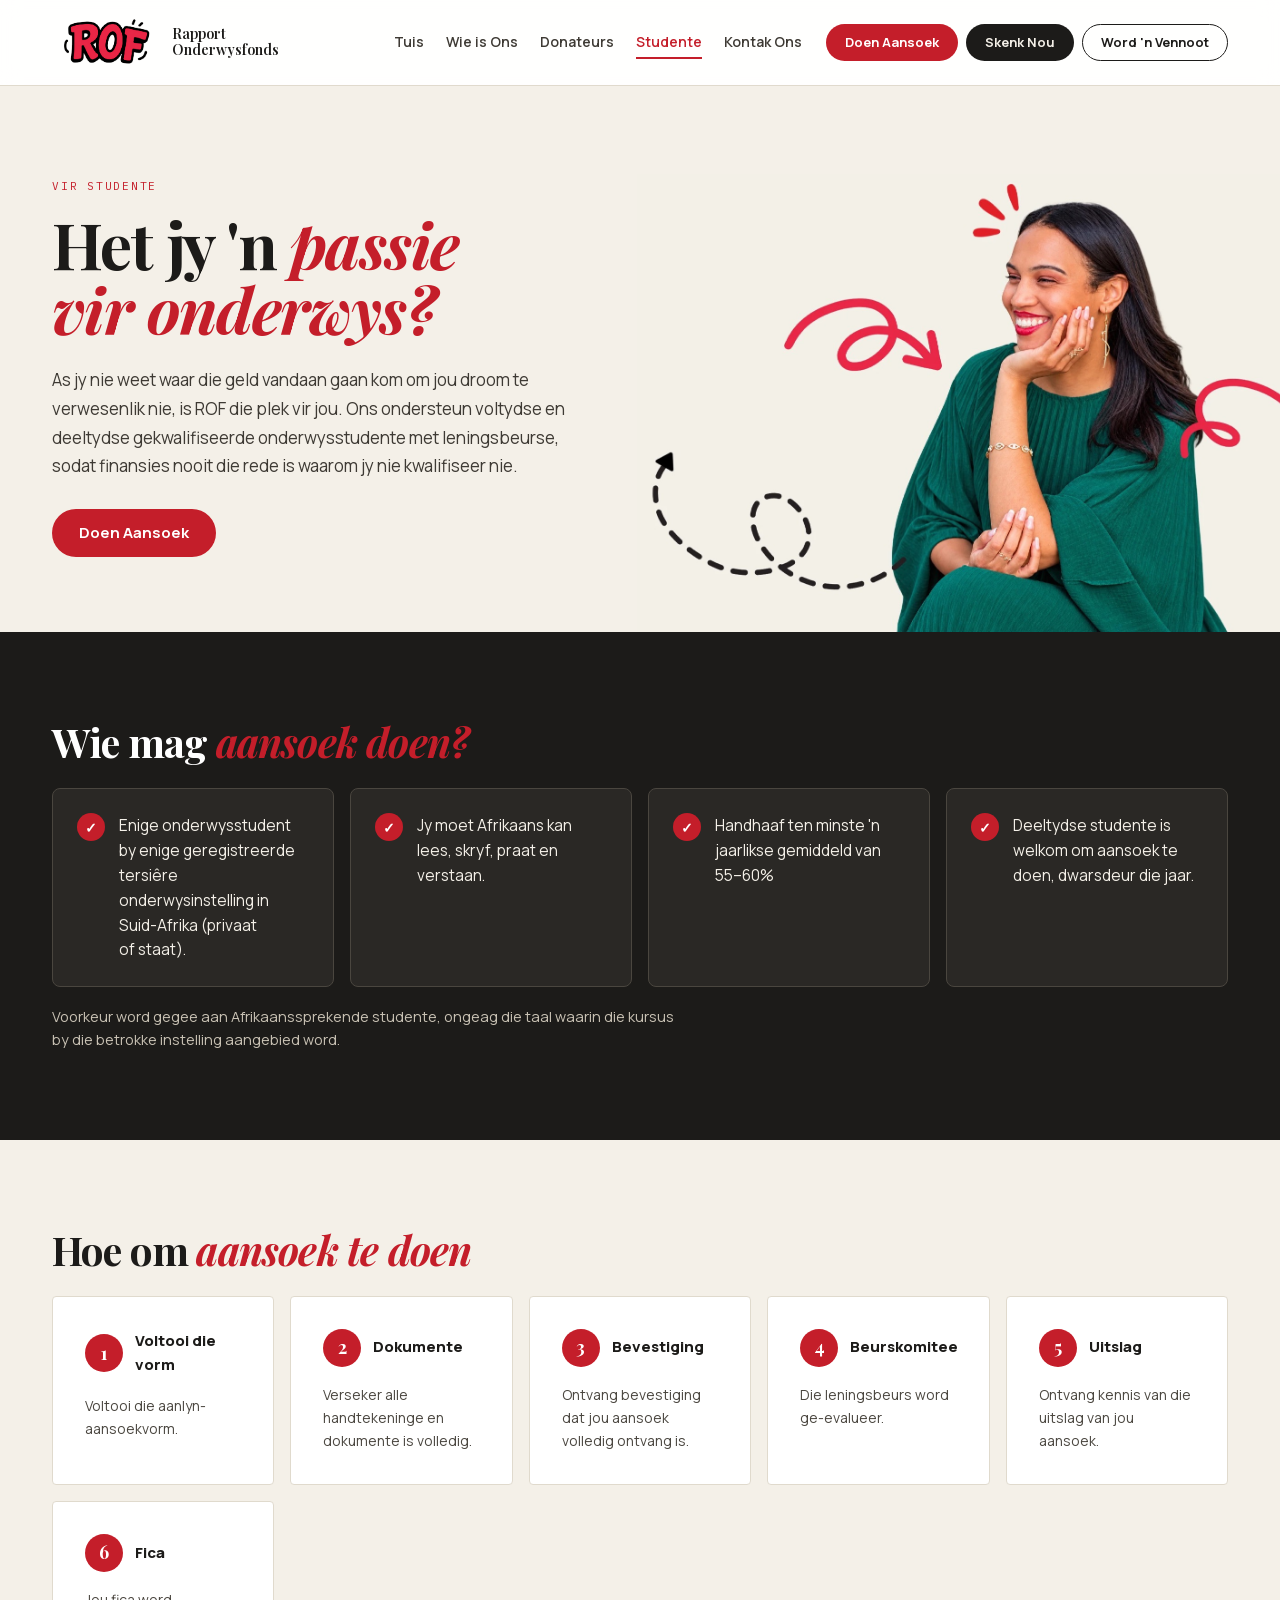
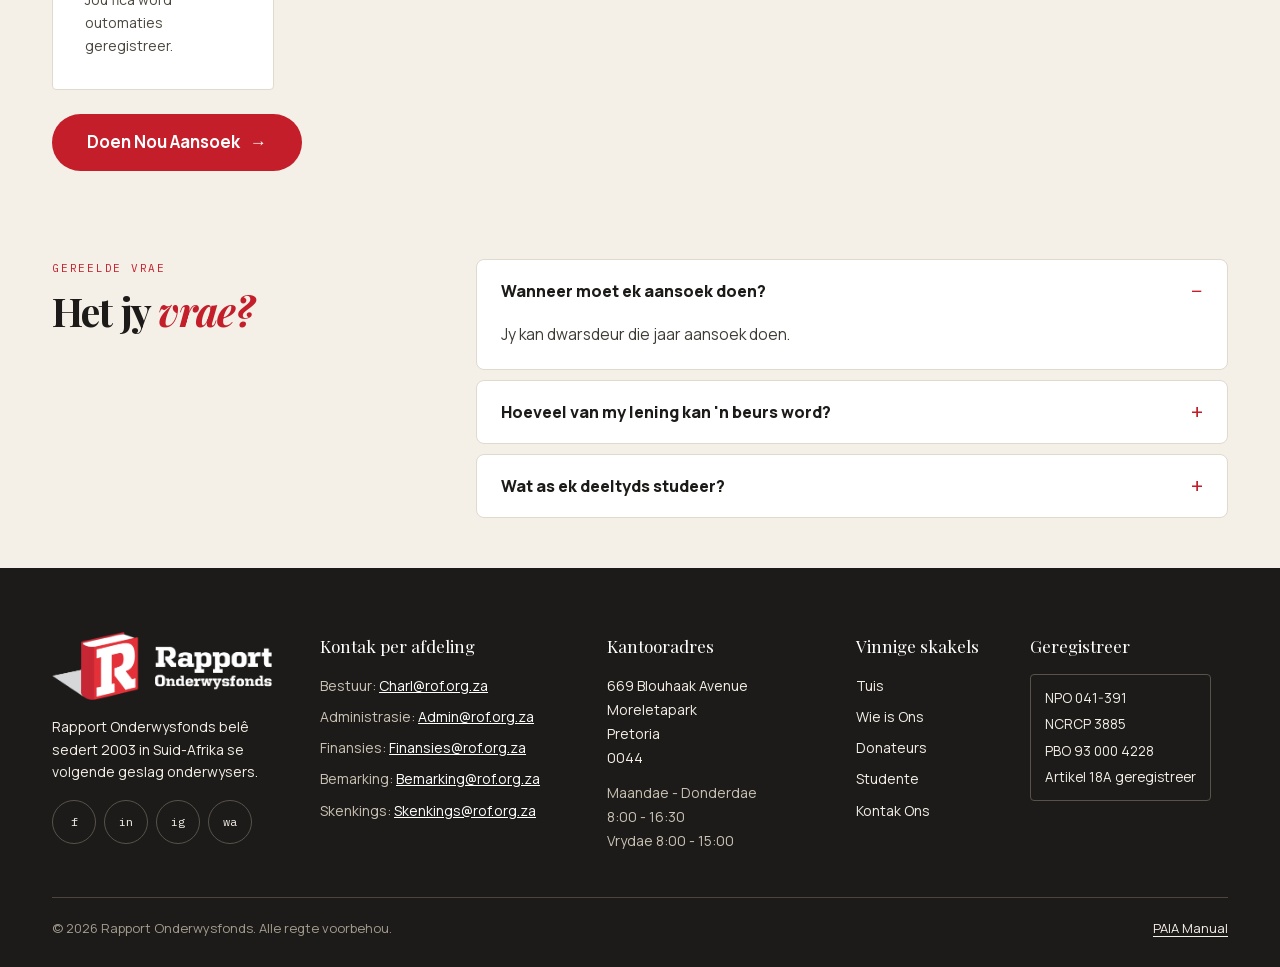
<file: studente.html>
<!DOCTYPE html>
<html lang="af">

<head>
  <!-- Google tag (gtag.js) -->
  <script async src="https://www.googletagmanager.com/gtag/js?id=G-HCSDZWBZPT"></script>
  <script>
    window.dataLayer = window.dataLayer || [];
    function gtag(){dataLayer.push(arguments);}
    gtag('js', new Date());

    gtag('config', 'G-HCSDZWBZPT');
  </script>
  <meta charset="utf-8">
  <meta name="viewport" content="width=device-width, initial-scale=1">
  <title>Studente · Rapport Onderwysfonds</title>
  <meta name="description"
    content="Doen aansoek vir 'n ROF-lening om as onderwyser te kwalifiseer. Aansoeke open in Julie.">
  <meta name="theme-color" content="#F4F0E8">
  <meta property="og:title" content="Studente · Rapport Onderwysfonds">
  <meta property="og:description"
    content="Doen aansoek vir 'n ROF-lening om as onderwyser te kwalifiseer. Aansoeke open in Julie.">
  <meta property="og:image" content="assets/img/hero-home.jpg">
  <link rel="icon" type="image/png" sizes="32x32" href="assets/favicon-32.png">
  <link rel="icon" type="image/png" sizes="512x512" href="assets/favicon-512.png">
  <link rel="apple-touch-icon" href="assets/favicon-180.png">
  <link rel="preload" href="assets/fonts/playfair-display-400-latin.woff2" as="font" type="font/woff2" crossorigin>
  <link rel="preload" href="assets/fonts/manrope-400-latin.woff2" as="font" type="font/woff2" crossorigin>
  <link rel="stylesheet" href="css/styles.css?v=17">
  <script src="js/main.js?v=8" defer></script>
</head>

<body>
  <a class="skip-link" href="#inhoud">Slaan oor na inhoud</a>
  <header class="site-header">
    <div class="container site-header__bar">
      <a class="brand" href="index.html" aria-label="Rapport Onderwysfonds — tuis">
        <img src="assets/rof-logo.png" alt="" width="110" height="61">
        <span>Rapport<br>Onderwysfonds</span>
      </a>
      <nav class="nav-desktop" aria-label="Hoofnavigasie">
        <a class="nav-link" href="index.html">Tuis</a>
        <a class="nav-link" href="wie-is-ons.html">Wie is Ons</a>
        <a class="nav-link" href="donateurs.html">Donateurs</a>
        <a class="nav-link" href="studente.html" aria-current="page">Studente</a>
        <a class="nav-link" href="kontak.html">Kontak Ons</a>
      </nav>
      <div class="header-ctas">
        <a class="btn btn--sm btn--primary" href="studente.html">Doen Aansoek</a>
        <a class="btn btn--sm btn--secondary" href="donateurs.html#skenk">Skenk Nou</a>
        <a class="btn btn--sm btn--tertiary" href="donateurs.html#vennoot">Word 'n Vennoot</a>
      </div>
      <button class="btn btn--sm btn--tertiary menu-toggle" type="button" aria-expanded="false"
        aria-controls="mobile-menu">Kieslys</button>
    </div>
    <div class="mobile-menu" id="mobile-menu" hidden>
      <nav aria-label="Mobiele navigasie">
        <a class="nav-link" href="index.html">Tuis</a>
        <a class="nav-link" href="wie-is-ons.html">Wie is Ons</a>
        <a class="nav-link" href="donateurs.html">Donateurs</a>
        <a class="nav-link" href="studente.html" aria-current="page">Studente</a>
        <a class="nav-link" href="kontak.html">Kontak Ons</a>
      </nav>
      <div class="btn-stack">
        <a class="btn btn--primary btn--block" href="studente.html">Doen Aansoek</a>
        <a class="btn btn--secondary btn--block" href="donateurs.html#skenk">Skenk Nou</a>
        <a class="btn btn--tertiary btn--block" href="donateurs.html#vennoot">Word 'n Vennoot</a>
      </div>
    </div>
  </header>

  <main id="inhoud">
    <section class="hero">
      <div class="container section--intro grid grid--two page-hero">
        <div class="page-hero__copy">
          <div class="rof-label rof-label--accent eyebrow">Vir studente</div>
          <h1 class="h-hero">Het jy 'n <em>passie vir onderwys?</em></h1>
          <p class="lead">As jy nie weet waar die geld vandaan gaan kom om jou droom te verwesenlik nie, is ROF die
            plek vir jou. Ons ondersteun voltydse en deeltydse gekwalifiseerde onderwysstudente met leningsbeurse, sodat
            finansies nooit die rede is waarom jy nie kwalifiseer nie.</p>
          <a class="btn btn--primary" href="#aansoek">Doen Aansoek</a>
        </div>
        <div class="hero__media">
          <img src="assets/img/hero-studente.jpg" alt="Glimlaggende jong vrou in 'n groen rok, met haar hand teen haar wang"
            width="1469" height="1010" fetchpriority="high">
        </div>
      </div>
    </section>

    <section class="band-dark">
      <div class="container">
        <h2 class="h-section">Wie mag <em>aansoek doen?</em></h2>
        <div class="grid grid--cards">
          <div class="check-card"><span class="check-card__icon" aria-hidden="true">✓</span>
            <p>Enige onderwysstudent by enige geregistreerde tersiêre onderwysinstelling in Suid-Afrika (privaat of
              staat).</p>
          </div>
          <div class="check-card"><span class="check-card__icon" aria-hidden="true">✓</span>
            <p>Jy moet Afrikaans kan lees, skryf, praat en verstaan.</p>
          </div>
          <div class="check-card"><span class="check-card__icon" aria-hidden="true">✓</span>
            <p>Handhaaf ten minste 'n jaarlikse gemiddeld van 55–60%</p>
          </div>
          <div class="check-card"><span class="check-card__icon" aria-hidden="true">✓</span>
            <p>Deeltydse studente is welkom om aansoek te doen, dwarsdeur die jaar.</p>
          </div>
        </div>
        <p class="small" style="margin-top:18px;max-width:70ch">Voorkeur word gegee aan Afrikaanssprekende studente,
          ongeag die taal waarin die kursus by die betrokke instelling aangebied word.</p>
      </div>
    </section>

    <section class="container section" id="aansoek">
      <h2 class="h-section">Hoe om <em>aansoek te doen</em></h2>
      <ol class="grid grid--steps" style="list-style:none;margin:0;padding:0">
        <li class="step-card">
          <div class="step-card__head"><span class="step-card__num">1</span><span class="step-card__title">Voltooi die
              vorm</span></div>
          <p>Voltooi die aanlyn-aansoekvorm.</p>
        </li>
        <li class="step-card">
          <div class="step-card__head"><span class="step-card__num">2</span><span
              class="step-card__title">Dokumente</span></div>
          <p>Verseker alle handtekeninge en dokumente is volledig.</p>
        </li>
        <li class="step-card">
          <div class="step-card__head"><span class="step-card__num">3</span><span
              class="step-card__title">Bevestiging</span></div>
          <p>Ontvang bevestiging dat jou aansoek volledig ontvang is.</p>
        </li>
        <li class="step-card">
          <div class="step-card__head"><span class="step-card__num">4</span><span
              class="step-card__title">Beurskomitee</span></div>
          <p>Die leningsbeurs word ge-evalueer.</p>
        </li>
        <li class="step-card">
          <div class="step-card__head"><span class="step-card__num">5</span><span
              class="step-card__title">Uitslag</span></div>
          <p>Ontvang kennis van die uitslag van jou aansoek.</p>
        </li>
        <li class="step-card">
          <div class="step-card__head"><span class="step-card__num">6</span><span class="step-card__title">Fica</span>
          </div>
          <p>Jou fica word outomaties geregistreer.</p>
        </li>
      </ol>
      <div style="margin-top:24px">
        <button class="btn btn--primary btn--lg" type="button" data-modal-open="aansoek-modal">Doen Nou Aansoek <span aria-hidden="true">→</span></button>
      </div>
    </section>

    <!-- Aansoek-ligkas: dieselfde HubSpot-vorm as op Kontak Ons; die skrip word eers gelaai wanneer die ligkas oopmaak. -->
    <dialog class="modal" id="aansoek-modal" aria-labelledby="aansoek-modal-title">
      <div class="modal__head">
        <h2 id="aansoek-modal-title">Doen <em>aansoek</em></h2>
        <button class="icon-btn modal__close" type="button" data-modal-close aria-label="Sluit">×</button>
      </div>
      <div class="modal__body" data-hs-frame-src="https://js-eu1.hsforms.net/forms/embed/147628845.js">
        <p class="modal__status" data-hs-status>Laai vorm…</p>
        <div class="hs-form-frame" data-region="eu1" data-form-id="85044b76-7638-48ac-9b08-1c3ee100ab1a"
          data-portal-id="147628845"></div>
      </div>
    </dialog>


    <section class="container section faq-wrap" style="padding-bottom: 50px;">
      <div>
        <div class="rof-label rof-label--accent" style="margin-bottom:12px">Gereelde vrae</div>
        <h2 class="h-section" style="margin:0">Het jy <em>vrae?</em></h2>
      </div>
      <div class="faq-list">
        <div class="faq">
          <button class="faq__q" type="button" aria-expanded="true" aria-controls="faq-0">
            <span>Wanneer moet ek aansoek doen?</span><span class="faq__sign" aria-hidden="true"></span>
          </button>
          <p class="faq__a" id="faq-0">Jy kan dwarsdeur die jaar aansoek doen.</p>
        </div>
        <div class="faq">
          <button class="faq__q" type="button" aria-expanded="false" aria-controls="faq-1">
            <span>Hoeveel van my lening kan 'n beurs word?</span><span class="faq__sign" aria-hidden="true"></span>
          </button>
          <p class="faq__a" id="faq-1" hidden>'n Gedeelte van jou lening kan, op grond van akademiese prestasie, in 'n
            beurs omskep word.</p>
        </div>
        <div class="faq">
          <button class="faq__q" type="button" aria-expanded="false" aria-controls="faq-2">
            <span>Wat as ek deeltyds studeer?</span><span class="faq__sign" aria-hidden="true"></span>
          </button>
          <p class="faq__a" id="faq-2" hidden>ROF bied ook lenings aan studente wat weens omstandighede deeltyds wil
            studeer.</p>
        </div>
      </div>
    </section>

    <!--<section class="container section section--end">
      <div class="banner banner--cream" style="border:1px solid var(--line);border-radius:var(--radius-lg)">
        <div style="max-width:60ch">
          <h2>Studenteportaal</h2>
          <p>Meld veilig aan om jou aansoek se vordering te volg, dokumente op te laai en direk met ROF te kommunikeer.
          </p>
        </div>
        <a class="btn btn--secondary" href="#">Meld Aan</a>
      </div>
    </section>-->
  </main>

  <footer class="site-footer">
    <div class="container">
      <div class="footer-grid">
        <div>
          <img src="assets/rapport-onderwysfonds-logo.webp" alt="Rapport Onderwysfonds" width="220" height="68" loading="lazy">
          <p class="footer-about">Rapport Onderwysfonds belê sedert 2003 in Suid-Afrika se volgende geslag onderwysers.
          </p>
          <div class="socials">
            <a class="social-btn" href="https://www.facebook.com/RapportOnderwysFonds" target="_blank" rel="noopener"
              aria-label="Facebook">f</a>
            <a class="social-btn" href="#" aria-label="LinkedIn">in</a>
            <a class="social-btn" href="https://www.instagram.com/rapportonderwysfonds" target="_blank" rel="noopener" aria-label="Instagram">ig</a>
            <a class="social-btn" href="#" aria-label="WhatsApp">wa</a>
          </div>
        </div>
        <div>
          <div class="footer-title">Kontak per afdeling</div>
          <ul class="footer-list">
            <li>Bestuur: <a class="mail" href="mailto:charl@rof.org.za">Charl@rof.org.za</a></li>
            <li>Administrasie: <a class="mail" href="mailto:admin@rof.org.za">Admin@rof.org.za</a></li>
            <li>Finansies: <a class="mail" href="mailto:finansies@rof.org.za">Finansies@rof.org.za</a></li>
            <li>Bemarking: <a class="mail" href="mailto:bemarking@rof.org.za">Bemarking@rof.org.za</a></li>
            <li>Skenkings: <a class="mail" href="mailto:skenkings@rof.org.za">Skenkings@rof.org.za</a></li>
          </ul>
        </div>
        <div>
          <div class="footer-title">Kantooradres</div>
          <address class="footer-address">
            669 Blouhaak Avenue<br>
            Moreletapark<br>
            Pretoria<br>
            0044
          </address>
          <p class="footer-hours">
            <span class="nowrap">Maandae - Donderdae</span> <span class="nowrap">8:00 - 16:30</span><br>
            <span class="nowrap">Vrydae</span> <span class="nowrap">8:00 - 15:00</span>
          </p>
        </div>
        <div>
          <div class="footer-title">Vinnige skakels</div>
          <ul class="footer-list">
            <li><a href="index.html">Tuis</a></li>
            <li><a href="wie-is-ons.html">Wie is Ons</a></li>
            <li><a href="donateurs.html">Donateurs</a></li>
            <li><a href="studente.html">Studente</a></li>
            <li><a href="kontak.html">Kontak Ons</a></li>
          </ul>
        </div>
        <div>
          <div class="footer-title">Geregistreer</div>
          <div class="reg-box">
            <span>NPO 041-391</span>
            <span>NCRCP 3885</span>
            <span>PBO 93 000 4228</span>
            <span>Artikel 18A geregistreer</span>
          </div>
        </div>
      </div>
      <div class="footer-bottom">
        <span>© <span data-year>2026</span> Rapport Onderwysfonds. Alle regte voorbehou.</span>
        <a href="assets/docs/rof-paia-manual.pdf" target="_blank" rel="noopener">PAIA Manual</a>
      </div>
    </div>
  </footer>
</body>

</html>
</file>
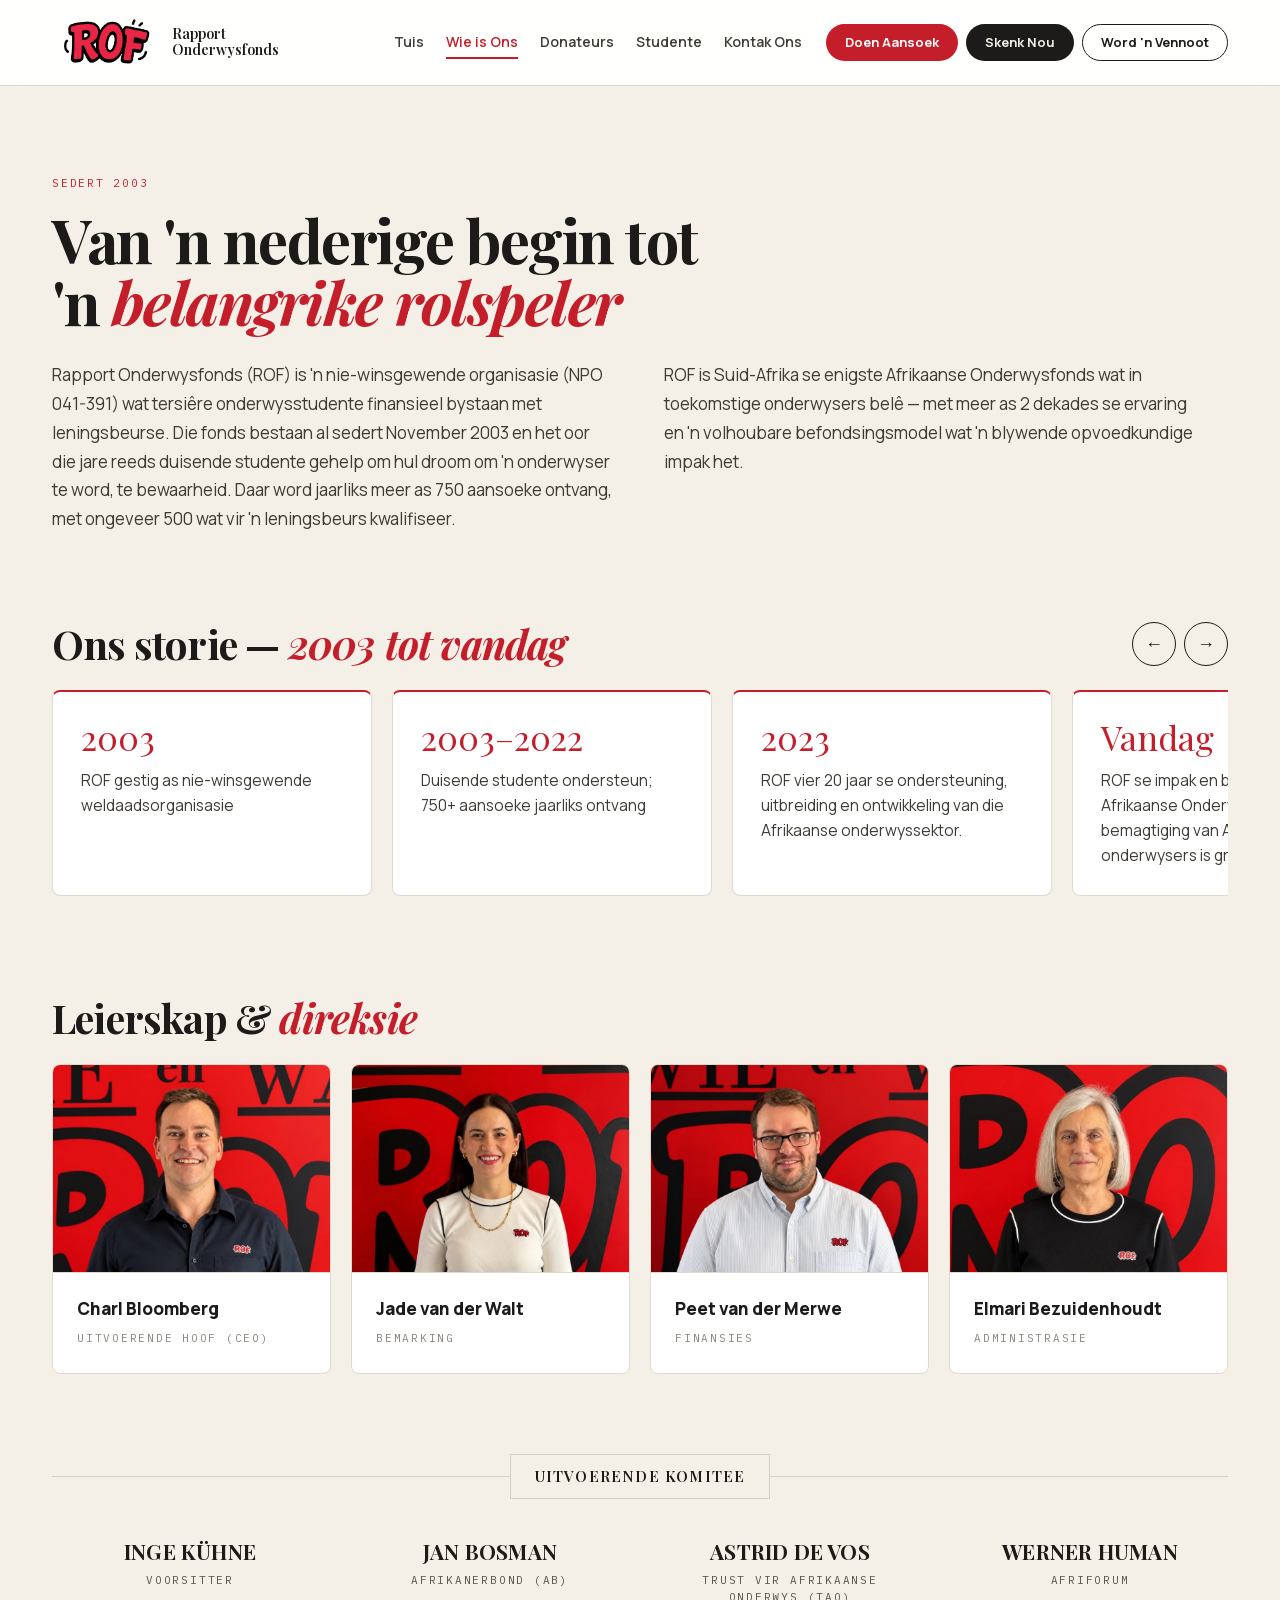
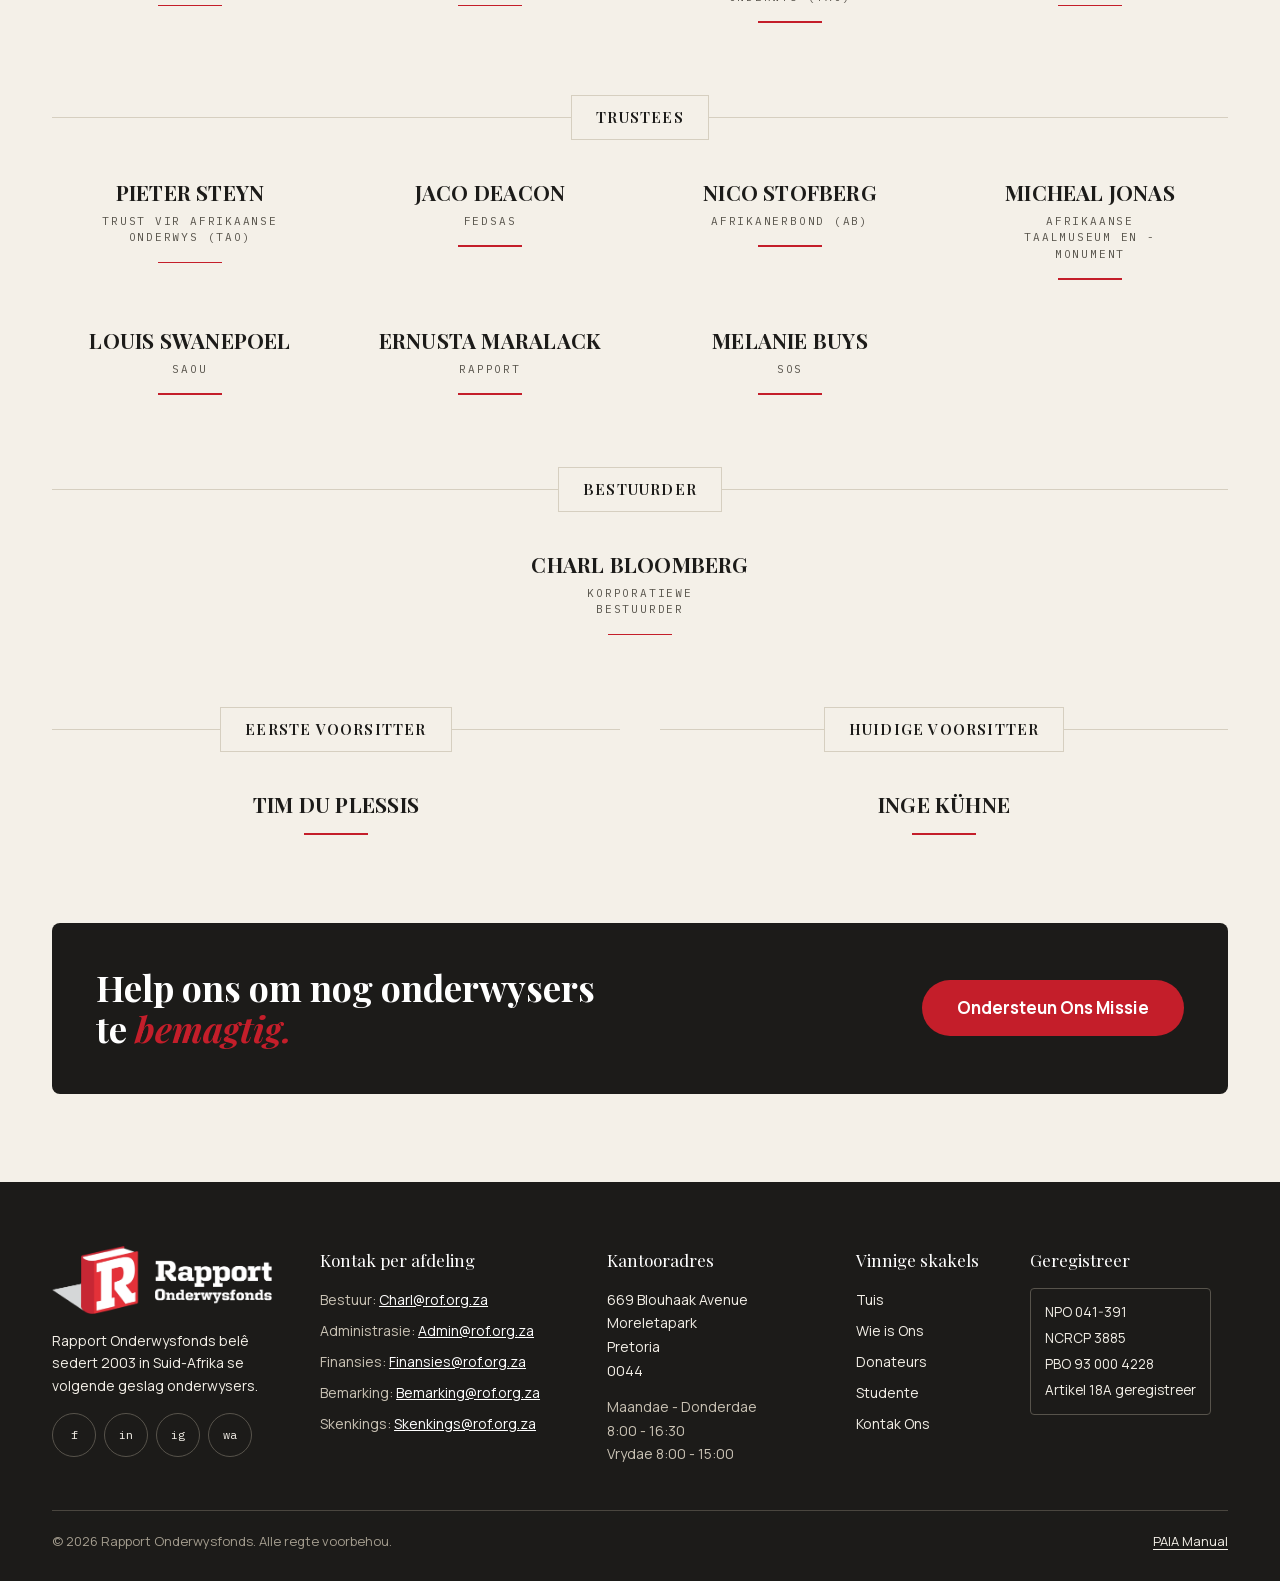
<file: wie-is-ons.html>
<!DOCTYPE html>
<html lang="af">

<head>
  <!-- Google tag (gtag.js) -->
  <script async src="https://www.googletagmanager.com/gtag/js?id=G-HCSDZWBZPT"></script>
  <script>
    window.dataLayer = window.dataLayer || [];
    function gtag(){dataLayer.push(arguments);}
    gtag('js', new Date());

    gtag('config', 'G-HCSDZWBZPT');
  </script>
  <meta charset="utf-8">
  <meta name="viewport" content="width=device-width, initial-scale=1">
  <title>Wie is Ons · Rapport Onderwysfonds</title>
  <meta name="description"
    content="Rapport Onderwysfonds bestaan sedert 2003 en help jaarliks honderde onderwysstudente.">
  <meta name="theme-color" content="#F4F0E8">
  <meta property="og:title" content="Wie is Ons · Rapport Onderwysfonds">
  <meta property="og:description"
    content="Rapport Onderwysfonds bestaan sedert 2003 en help jaarliks honderde onderwysstudente.">
  <meta property="og:image" content="assets/img/hero-home.jpg">
  <link rel="icon" type="image/png" sizes="32x32" href="assets/favicon-32.png">
  <link rel="icon" type="image/png" sizes="512x512" href="assets/favicon-512.png">
  <link rel="apple-touch-icon" href="assets/favicon-180.png">
  <link rel="preload" href="assets/fonts/playfair-display-400-latin.woff2" as="font" type="font/woff2" crossorigin>
  <link rel="preload" href="assets/fonts/manrope-400-latin.woff2" as="font" type="font/woff2" crossorigin>
  <link rel="stylesheet" href="css/styles.css?v=17">
  <script src="js/main.js?v=8" defer></script>
</head>

<body>
  <a class="skip-link" href="#inhoud">Slaan oor na inhoud</a>
  <header class="site-header">
    <div class="container site-header__bar">
      <a class="brand" href="index.html" aria-label="Rapport Onderwysfonds — tuis">
        <img src="assets/rof-logo.png" alt="" width="110" height="61">
        <span>Rapport<br>Onderwysfonds</span>
      </a>
      <nav class="nav-desktop" aria-label="Hoofnavigasie">
        <a class="nav-link" href="index.html">Tuis</a>
        <a class="nav-link" href="wie-is-ons.html" aria-current="page">Wie is Ons</a>
        <a class="nav-link" href="donateurs.html">Donateurs</a>
        <a class="nav-link" href="studente.html">Studente</a>
        <a class="nav-link" href="kontak.html">Kontak Ons</a>
      </nav>
      <div class="header-ctas">
        <a class="btn btn--sm btn--primary" href="studente.html">Doen Aansoek</a>
        <a class="btn btn--sm btn--secondary" href="donateurs.html#skenk">Skenk Nou</a>
        <a class="btn btn--sm btn--tertiary" href="donateurs.html#vennoot">Word 'n Vennoot</a>
      </div>
      <button class="btn btn--sm btn--tertiary menu-toggle" type="button" aria-expanded="false"
        aria-controls="mobile-menu">Kieslys</button>
    </div>
    <div class="mobile-menu" id="mobile-menu" hidden>
      <nav aria-label="Mobiele navigasie">
        <a class="nav-link" href="index.html">Tuis</a>
        <a class="nav-link" href="wie-is-ons.html" aria-current="page">Wie is Ons</a>
        <a class="nav-link" href="donateurs.html">Donateurs</a>
        <a class="nav-link" href="studente.html">Studente</a>
        <a class="nav-link" href="kontak.html">Kontak Ons</a>
      </nav>
      <div class="btn-stack">
        <a class="btn btn--primary btn--block" href="studente.html">Doen Aansoek</a>
        <a class="btn btn--secondary btn--block" href="donateurs.html#skenk">Skenk Nou</a>
        <a class="btn btn--tertiary btn--block" href="donateurs.html#vennoot">Word 'n Vennoot</a>
      </div>
    </div>
  </header>

  <main id="inhoud">
    <section class="container section--intro">
      <div class="rof-label rof-label--accent eyebrow">Sedert 2003</div>
      <h1 class="h-about">Van 'n nederige begin tot 'n <em>belangrike rolspeler</em></h1>
      <div class="grid grid--text text-cols">
        <p>Rapport Onderwysfonds (ROF) is 'n nie-winsgewende organisasie (NPO 041-391) wat tersiêre onderwysstudente
          finansieel bystaan met leningsbeurse. Die fonds bestaan al sedert November 2003 en het oor die jare reeds
          duisende
          studente gehelp om hul droom om 'n onderwyser te word, te bewaarheid. Daar word jaarliks meer as 750 aansoeke
          ontvang, met ongeveer 500 wat vir 'n leningsbeurs kwalifiseer.</p>
        <p>ROF is Suid-Afrika se enigste Afrikaanse Onderwysfonds wat in toekomstige onderwysers belê — met meer as 2
          dekades se
          ervaring en 'n volhoubare befondsingsmodel wat 'n blywende opvoedkundige impak het.</p>
      </div>
    </section>

    <section class="container section">
      <div class="section-head">
        <h2 class="h-section">Ons storie — <em>2003 tot vandag</em></h2>
        <div class="controls">
          <button class="icon-btn" type="button" data-tl="-1" aria-label="Vorige">←</button>
          <button class="icon-btn" type="button" data-tl="1" aria-label="Volgende">→</button>
        </div>
      </div>
      <ol class="timeline" style="list-style:none;margin:0;padding-left:0" tabindex="0" aria-label="Tydlyn">
        <li class="timeline__item">
          <div class="timeline__year">2003</div>
          <p>ROF gestig as nie-winsgewende weldaadsorganisasie</p>
        </li>
        <li class="timeline__item">
          <div class="timeline__year">2003–2022</div>
          <p>Duisende studente ondersteun; 750+ aansoeke jaarliks ontvang</p>
        </li>
        <li class="timeline__item">
          <div class="timeline__year">2023</div>
          <p>ROF vier 20 jaar se ondersteuning, uitbreiding en ontwikkeling van die Afrikaanse onderwyssektor.</p>
        </li>
        <li class="timeline__item">
          <div class="timeline__year">Vandag</div>
          <p>ROF se impak en bydrae tot Afrikaanse Onderwys, en bemagtiging van Afrikaanse onderwysers is groter as
            ooit.</p>
        </li>
      </ol>
    </section>

    <!--<section class="container section">
      <h2 class="h-section">Waarvoor <em>ons staan</em></h2>
      <ul class="values">
        <li>Betroubaar</li>
        <li>Modern</li>
        <li>Innoverend</li>
        <li>Professioneel</li>
        <li>Maklik om te gebruik</li>
      </ul>
    </section>-->

    <section class="container section">
      <h2 class="h-section">Leierskap &amp; <em>direksie</em></h2>
      <div class="grid grid--cards team-grid">
        <article class="person">
          <img class="person__photo" src="assets/img/span/charl-bloomberg.jpg" alt="Charl Bloomberg" width="800" height="600" loading="lazy">
          <div class="person__body">
            <h3 class="person__name">Charl Bloomberg</h3>
            <div class="rof-label">Uitvoerende Hoof (CEO)</div>
          </div>
        </article>
        <article class="person">
          <img class="person__photo" src="assets/img/span/jade-van-der-walt.jpg" alt="Jade van der Walt" width="800" height="600" loading="lazy">
          <div class="person__body">
            <h3 class="person__name">Jade van der Walt</h3>
            <div class="rof-label">Bemarking</div>
          </div>
        </article>
        <article class="person">
          <img class="person__photo" src="assets/img/span/peet-van-der-merwe.jpg" alt="Peet van der Merwe" width="800" height="600" loading="lazy">
          <div class="person__body">
            <h3 class="person__name">Peet van der Merwe</h3>
            <div class="rof-label">Finansies</div>
          </div>
        </article>
        <article class="person">
          <img class="person__photo" src="assets/img/span/elmari-bezuidenhoudt.jpg" alt="Elmari Bezuidenhoudt" width="800" height="600" loading="lazy">
          <div class="person__body">
            <h3 class="person__name">Elmari Bezuidenhoudt</h3>
            <div class="rof-label">Administrasie</div>
          </div>
        </article>
      </div>
      <div class="org">
        <div class="org__group">
          <h3 class="org__title"><span>Uitvoerende komitee</span></h3>
          <ul class="org__list">
            <li class="org__person"><span class="org__name">Inge Kühne</span><span class="rof-label org__role">Voorsitter</span></li>
            <li class="org__person"><span class="org__name">Jan Bosman</span><span class="rof-label org__role">Afrikanerbond (AB)</span></li>
            <li class="org__person"><span class="org__name">Astrid de Vos</span><span class="rof-label org__role">Trust vir Afrikaanse Onderwys (TAO)</span></li>
            <li class="org__person"><span class="org__name">Werner Human</span><span class="rof-label org__role">AfriForum</span></li>
          </ul>
        </div>
        <div class="org__group">
          <h3 class="org__title"><span>Trustees</span></h3>
          <ul class="org__list">
            <li class="org__person"><span class="org__name">Pieter Steyn</span><span class="rof-label org__role">Trust vir Afrikaanse Onderwys (TAO)</span></li>
            <li class="org__person"><span class="org__name">Jaco Deacon</span><span class="rof-label org__role">Fedsas</span></li>
            <li class="org__person"><span class="org__name">Nico Stofberg</span><span class="rof-label org__role">Afrikanerbond (AB)</span></li>
            <li class="org__person"><span class="org__name">Micheal Jonas</span><span class="rof-label org__role">Afrikaanse Taalmuseum en -monument</span></li>
            <li class="org__person"><span class="org__name">Louis Swanepoel</span><span class="rof-label org__role">SAOU</span></li>
            <li class="org__person"><span class="org__name">Ernusta Maralack</span><span class="rof-label org__role">Rapport</span></li>
            <li class="org__person"><span class="org__name">Melanie Buys</span><span class="rof-label org__role">SOS</span></li>
          </ul>
        </div>
        <div class="org__group">
          <h3 class="org__title"><span>Bestuurder</span></h3>
          <ul class="org__list org__list--single">
            <li class="org__person"><span class="org__name">Charl Bloomberg</span><span class="rof-label org__role">Korporatiewe bestuurder</span></li>
          </ul>
        </div>
        <div class="org__pair">
          <div class="org__group">
            <h3 class="org__title"><span>Eerste voorsitter</span></h3>
            <ul class="org__list org__list--single">
              <li class="org__person"><span class="org__name">Tim du Plessis</span></li>
            </ul>
          </div>
          <div class="org__group">
            <h3 class="org__title"><span>Huidige voorsitter</span></h3>
            <ul class="org__list org__list--single">
              <li class="org__person"><span class="org__name">Inge Kühne</span></li>
            </ul>
          </div>
        </div>
      </div>
    </section>

    <section class="container section section--end">
      <div class="panel-dark cta-banner">
        <h2>Help ons om nog onderwysers te <em>bemagtig.</em></h2>
        <a class="btn btn--primary btn--lg" href="donateurs.html#skenk">Ondersteun Ons Missie</a>
      </div>
    </section>
  </main>

  <footer class="site-footer">
    <div class="container">
      <div class="footer-grid">
        <div>
          <img src="assets/rapport-onderwysfonds-logo.webp" alt="Rapport Onderwysfonds" width="220" height="68" loading="lazy">
          <p class="footer-about">Rapport Onderwysfonds belê sedert 2003 in Suid-Afrika se volgende geslag onderwysers.
          </p>
          <div class="socials">
            <a class="social-btn" href="https://www.facebook.com/RapportOnderwysFonds" target="_blank" rel="noopener"
              aria-label="Facebook">f</a>
            <a class="social-btn" href="#" aria-label="LinkedIn">in</a>
            <a class="social-btn" href="https://www.instagram.com/rapportonderwysfonds" target="_blank" rel="noopener" aria-label="Instagram">ig</a>
            <a class="social-btn" href="#" aria-label="WhatsApp">wa</a>
          </div>
        </div>
        <div>
          <div class="footer-title">Kontak per afdeling</div>
          <ul class="footer-list">
            <li>Bestuur: <a class="mail" href="mailto:charl@rof.org.za">Charl@rof.org.za</a></li>
            <li>Administrasie: <a class="mail" href="mailto:admin@rof.org.za">Admin@rof.org.za</a></li>
            <li>Finansies: <a class="mail" href="mailto:finansies@rof.org.za">Finansies@rof.org.za</a></li>
            <li>Bemarking: <a class="mail" href="mailto:bemarking@rof.org.za">Bemarking@rof.org.za</a></li>
            <li>Skenkings: <a class="mail" href="mailto:skenkings@rof.org.za">Skenkings@rof.org.za</a></li>
          </ul>
        </div>
        <div>
          <div class="footer-title">Kantooradres</div>
          <address class="footer-address">
            669 Blouhaak Avenue<br>
            Moreletapark<br>
            Pretoria<br>
            0044
          </address>
          <p class="footer-hours">
            <span class="nowrap">Maandae - Donderdae</span> <span class="nowrap">8:00 - 16:30</span><br>
            <span class="nowrap">Vrydae</span> <span class="nowrap">8:00 - 15:00</span>
          </p>
        </div>
        <div>
          <div class="footer-title">Vinnige skakels</div>
          <ul class="footer-list">
            <li><a href="index.html">Tuis</a></li>
            <li><a href="wie-is-ons.html">Wie is Ons</a></li>
            <li><a href="donateurs.html">Donateurs</a></li>
            <li><a href="studente.html">Studente</a></li>
            <li><a href="kontak.html">Kontak Ons</a></li>
          </ul>
        </div>
        <div>
          <div class="footer-title">Geregistreer</div>
          <div class="reg-box">
            <span>NPO 041-391</span>
            <span>NCRCP 3885</span>
            <span>PBO 93 000 4228</span>
            <span>Artikel 18A geregistreer</span>
          </div>
        </div>
      </div>
      <div class="footer-bottom">
        <span>© <span data-year>2026</span> Rapport Onderwysfonds. Alle regte voorbehou.</span>
        <a href="assets/docs/rof-paia-manual.pdf" target="_blank" rel="noopener">PAIA Manual</a>
      </div>
    </div>
  </footer>
</body>

</html>
</file>
<file: css/styles.css>
/* ROF Webwerf — gedeelde style.
   Tokens (kleure, tipe, spasiëring) kom uit tokens.css; fonts uit fonts.css. */
@import "fonts.css";
@import "tokens.css";

/* ---------- Basis ---------- */
*, *::before, *::after { box-sizing: border-box; }
html { -webkit-text-size-adjust: 100%; scroll-padding-top: 88px; }
body {
  margin: 0;
  min-height: 100vh;
  background: var(--surface-page);
  color: var(--text-body);
  font-family: var(--font-sans);
  font-size: var(--text-body-size);
  line-height: var(--text-body-lh);
  -webkit-font-smoothing: antialiased;
  text-wrap: pretty;
}
img { max-width: 100%; height: auto; display: block; }
a { color: var(--accent); text-decoration: none; }
a:hover { color: var(--accent-hover); }
::selection { background: var(--accent); color: var(--text-on-accent); }
:focus-visible { outline: none; box-shadow: var(--focus-ring); border-radius: 4px; }

h1, h2, h3 {
  font-family: var(--font-display);
  font-weight: var(--weight-bold);
  color: var(--text-strong);
  margin: 0;
}
h1 em, h2 em, .quote em { color: var(--accent); }
p { margin: 0; }

.skip-link {
  position: absolute; left: 16px; top: -60px; z-index: 100;
  background: var(--surface-inverse); color: var(--cream-100);
  padding: 10px 16px; border-radius: var(--radius-pill); font-weight: 700;
}
.skip-link:focus { top: 12px; color: var(--cream-100); }

.rof-label {
  font-family: var(--font-mono);
  font-size: var(--text-label);
  letter-spacing: var(--tracking-label);
  text-transform: uppercase;
  color: var(--text-muted);
}
.rof-label--accent { color: var(--accent); }
.eyebrow { margin-bottom: 16px; }

/* ---------- Uitleg ---------- */
.container {
  max-width: var(--container-max);
  margin: 0 auto;
  padding-left: clamp(20px, 4vw, 32px);
  padding-right: clamp(20px, 4vw, 32px);
}
.section { padding-top: clamp(56px, 8vw, 88px); }
.section--intro { padding-top: clamp(48px, 7vw, 88px); }
.section--end { padding-bottom: clamp(56px, 8vw, 88px); }

.grid { display: grid; gap: 20px; }
.grid--3 { grid-template-columns: repeat(auto-fit, minmax(min(100%, 280px), 1fr)); }
.grid--cards { grid-template-columns: repeat(auto-fit, minmax(min(100%, 260px), 1fr)); gap: 16px; }
.grid--steps { grid-template-columns: repeat(auto-fit, minmax(min(100%, 210px), 1fr)); gap: 16px; }
.grid--two { grid-template-columns: repeat(auto-fit, minmax(min(100%, 400px), 1fr)); gap: 40px; align-items: center; }
.grid--text { grid-template-columns: repeat(auto-fit, minmax(min(100%, 340px), 1fr)); gap: 24px 48px; }

/* 1 + 2 kolomme op breë skerms, gestapel op smal skerms */
.split { display: grid; gap: 32px; align-items: center; }
@media (min-width: 900px) {
  .split { grid-template-columns: 1fr 2fr; }
}

/* ---------- Tipografie ---------- */
.h-hero {
  font-size: clamp(40px, 6vw, 64px);
  line-height: 1.02;
  letter-spacing: var(--tracking-display);
  margin-bottom: 24px;
  text-wrap: balance;
}
.h-section {
  font-size: clamp(30px, 4vw, 40px);
  line-height: 1.1;
  letter-spacing: var(--tracking-heading);
  margin-bottom: 24px;
}
.h-card {
  font-family: var(--font-display);
  font-size: 22px;
  font-weight: 600;
  color: var(--text-strong);
}
.lead { font-size: 17px; line-height: 1.7; max-width: 52ch; }
.lead + .btn, .lead + .btn-row { margin-top: 28px; }
.small { font-size: 14.5px; line-height: 1.6; }
.muted { color: var(--text-muted); }

/* ---------- Knoppies ---------- */
.btn {
  display: inline-flex;
  align-items: center;
  justify-content: center;
  gap: 10px;
  font-family: var(--font-sans);
  font-weight: var(--weight-bold);
  font-size: 15px;
  line-height: 1.2;
  padding: 14px 26px;
  min-height: var(--tap-min);
  border-radius: var(--radius-pill);
  border: 1.5px solid transparent;
  cursor: pointer;
  text-decoration: none;
  text-align: center;
  transition: var(--transition-interactive);
}
.btn:active { transform: translateY(1px); }
.btn--sm { font-size: 13px; padding: 10px 18px; min-height: 36px; }
.btn--lg { font-size: 17px; padding: 17px 34px; }
.btn--block { width: 100%; }

.btn--primary { background: var(--surface-accent); color: var(--text-on-accent); }
.btn--primary:hover { background: var(--accent-hover); color: var(--text-on-accent); }
.btn--secondary { background: var(--surface-inverse); color: var(--text-on-inverse); }
.btn--secondary:hover { background: var(--charcoal-800); color: var(--text-on-inverse); }
.btn--tertiary { background: transparent; color: var(--text-strong); border-color: var(--border-strong); }
.btn--tertiary:hover { background: var(--surface-inverse); color: var(--text-on-inverse); }
.btn--inverse { background: var(--white); color: var(--accent); }
.btn--inverse:hover { background: var(--cream-100); color: var(--accent); }

.btn-row { display: flex; flex-wrap: wrap; gap: 10px; }

.icon-btn {
  width: 44px; height: 44px;
  display: inline-flex; align-items: center; justify-content: center;
  border-radius: var(--radius-pill);
  border: 1.5px solid var(--border-strong);
  background: transparent;
  color: var(--text-strong);
  font-size: 18px;
  cursor: pointer;
  transition: var(--transition-interactive);
}
.icon-btn:hover { background: var(--surface-inverse); color: var(--text-on-inverse); }

.text-link {
  display: inline-flex;
  align-items: center;
  gap: 8px;
  font-weight: var(--weight-bold);
  font-size: 15px;
  color: var(--text-link);
  border-bottom: 2px solid transparent;
  padding-bottom: 2px;
  transition: var(--transition-interactive);
  align-self: flex-start;
}
.text-link::after { content: "→"; }
.text-link:hover { color: var(--text-link-hover); border-bottom-color: currentColor; }

.badge {
  display: inline-flex;
  align-items: center;
  font-size: 12px;
  font-weight: var(--weight-bold);
  letter-spacing: 0.04em;
  text-transform: uppercase;
  padding: 7px 12px;
  border-radius: var(--radius-pill);
  background: var(--surface-accent);
  color: var(--text-on-accent);
}

/* ---------- Kaarte & vlakke ---------- */
.card {
  background: var(--white);
  border: 1px solid var(--line);
  border-radius: var(--radius-lg);
  padding: 32px;
}
.card--flex { display: flex; flex-direction: column; gap: 12px; }
.card--flex p { flex: 1; font-size: 15px; line-height: 1.6; }
.card--sm { padding: 26px; display: flex; flex-direction: column; gap: 12px; }
.card--sm p { font-size: 15.5px; line-height: 1.6; color: var(--text-strong); }

.panel-dark {
  background: var(--surface-inverse);
  border-radius: var(--radius-lg);
  padding: clamp(28px, 4vw, 44px);
  color: var(--cream-100);
}
.panel-dark h2 { color: var(--white); }

.placeholder {
  background-color: var(--cream-200);
  background-image: repeating-linear-gradient(135deg, rgba(196, 30, 42, 0.09) 0 10px, transparent 10px 20px);
  border: 1px solid var(--line);
  border-radius: var(--radius-lg);
  display: flex;
  align-items: center;
  justify-content: center;
  text-align: center;
  padding: 12px;
}
.placeholder .rof-label { background: var(--cream-100); padding: 10px 14px; }
.ratio-5-4 { aspect-ratio: 5 / 4; }
.ratio-4-3 { aspect-ratio: 4 / 3; }
.ratio-4-5 { aspect-ratio: 4 / 5; }
.ratio-1-1 { aspect-ratio: 1 / 1; }

/* ---------- Kop ---------- */
.site-header {
  position: sticky;
  top: 0;
  z-index: 40;
  background: rgba(255, 255, 255, 0.94);
  -webkit-backdrop-filter: blur(10px);
  backdrop-filter: blur(10px);
  border-bottom: 1px solid var(--line);
}
.site-header__bar {
  display: flex;
  align-items: center;
  gap: 24px;
  padding-top: 12px;
  padding-bottom: 12px;
}
.brand { display: flex; align-items: center; gap: 10px; flex: none; color: var(--text-strong); }
.brand:hover { color: var(--text-strong); }
.brand img { width: 110px; }
.brand span {
  font-family: var(--font-display);
  font-size: 14px;
  line-height: 1.15;
  font-weight: 600;
}
.nav-desktop { display: flex; gap: 22px; margin-left: auto; }
.nav-link {
  font-size: 14px;
  font-weight: 600;
  padding: 4px 0;
  color: var(--charcoal-700);
  border-bottom: 2px solid transparent;
}
.nav-link:hover { color: var(--accent); }
.nav-link[aria-current="page"] { color: var(--accent); border-bottom-color: var(--accent); }
.header-ctas { display: flex; gap: 8px; }

.menu-toggle { display: none; margin-left: auto; }
.mobile-menu {
  border-top: 1px solid var(--line);
  background: var(--white);
  padding: 8px clamp(20px, 4vw, 32px) 24px;
  max-height: calc(100vh - 80px);
  overflow-y: auto;
}
.mobile-menu[hidden] { display: none; }
.mobile-menu nav { display: flex; flex-direction: column; }
.mobile-menu .nav-link {
  font-size: 17px;
  padding: 14px 0;
  border-bottom: 1px solid var(--line-soft);
}
.mobile-menu .nav-link[aria-current="page"] { border-bottom-color: var(--line-soft); }
.mobile-menu .btn-stack { display: flex; flex-direction: column; gap: 10px; margin-top: 20px; }

@media (max-width: 1099px) {
  .nav-desktop, .header-ctas { display: none; }
  .menu-toggle { display: inline-flex; }
}
@media (max-width: 420px) {
  .brand img { width: 84px; }
  .brand span { font-size: 13px; }
}

/* ---------- Tuis: hero ---------- */
.hero { overflow: hidden; }
.hero__grid {
  display: grid;
  grid-template-columns: repeat(auto-fit, minmax(min(100%, 420px), 1fr));
  gap: 0 40px;
  align-items: center;
  padding-top: clamp(40px, 6vw, 72px);
}
.hero__copy { padding-bottom: clamp(40px, 6vw, 72px); position: relative; z-index: 1; }
.hero__copy h1 {
  font-size: clamp(40px, 6vw, 68px);
  line-height: 1.02;
  letter-spacing: var(--tracking-display);
  margin-bottom: 24px;
  text-wrap: balance;
}
.hero__copy p { font-size: 17px; line-height: 1.65; max-width: 52ch; margin-bottom: 32px; }
.hero__media { align-self: end; display: flex; justify-content: flex-end; }
.hero__media img { width: 89.25%; }
@media (min-width: 900px) {
  .hero__media img {
    width: calc((100% + clamp(0px, 14vw, 240px)) * 0.8925);
    max-width: none;
    margin-left: calc(-0.8925 * clamp(0px, 14vw, 240px));
    margin-right: calc(-1 * clamp(0px, 2vw, 32px));
    position: relative;
    left: 50px;
  }
}

/* ---------- Statistiek-band ---------- */
.stats { background: var(--surface-inverse); }
.stats__grid {
  display: grid;
  grid-template-columns: repeat(auto-fit, minmax(min(100%, 200px), 1fr));
  gap: 28px;
  text-align: center;
  padding-top: 36px;
  padding-bottom: 36px;
}
@media (max-width: 520px) {
  .stats__grid { grid-template-columns: 1fr 1fr; gap: 28px 16px; }
}
.stat__num { font-family: var(--font-display); font-size: clamp(36px, 4vw, 48px); line-height: 1; color: var(--accent); }
.stat__lbl { font-size: 14px; color: var(--cream-100); margin-top: 8px; }

/* ---------- Sosiale media ---------- */
.social { text-align: center; }
.social h2 { font-size: clamp(26px, 3.4vw, 34px); line-height: 1.15; margin-bottom: 28px; }
.pill-tabs { display: flex; flex-wrap: wrap; justify-content: center; gap: 12px; margin-bottom: clamp(32px, 4vw, 48px); }
.pill-tab {
  display: inline-flex;
  align-items: center;
  gap: 10px;
  font-family: var(--font-sans);
  font-size: 17px;
  font-weight: 600;
  min-height: 52px;
  padding: 0 26px;
  border-radius: var(--radius-pill);
  cursor: pointer;
  transition: var(--transition-interactive);
  border: 2px solid var(--charcoal-900);
  background: transparent;
  color: var(--text-strong);
}
.pill-tab__icon {
  width: 20px;
  height: 20px;
  flex: none;
  fill: none;
  stroke: currentColor;
  stroke-width: 1.8;
  stroke-linecap: round;
  stroke-linejoin: round;
}
.pill-tab:hover { background: var(--cream-300); }
.pill-tab[aria-selected="true"] { border-color: var(--accent); background: transparent; color: var(--accent); }
@media (max-width: 520px) {
  .pill-tabs { gap: 8px; }
  .pill-tab { font-size: 15px; min-height: 44px; padding: 0 16px; gap: 8px; }
  .pill-tab__icon { width: 17px; height: 17px; }
}

/* Vier plasings langs mekaar; op foon 'n swiepbare ry */
.feed-grid { display: grid; grid-template-columns: repeat(4, minmax(0, 1fr)); gap: clamp(16px, 2.5vw, 40px); text-align: left; }
@media (max-width: 999px) { .feed-grid { grid-template-columns: repeat(2, minmax(0, 1fr)); } }
@media (max-width: 599px) {
  .feed-grid {
    display: flex;
    overflow-x: auto;
    scroll-snap-type: x mandatory;
    gap: 14px;
    margin: 0 calc(-1 * clamp(20px, 4vw, 32px));
    padding: 0 clamp(20px, 4vw, 32px) 12px;
    -webkit-overflow-scrolling: touch;
  }
  .feed-grid > .feed-card { flex: 0 0 80%; scroll-snap-align: center; }
}
.feed-card {
  position: relative;
  aspect-ratio: 3 / 4;
  background: var(--white);
  border: 1px solid var(--line);
  border-radius: 14px;
  overflow: hidden;
}
.feed-card.placeholder { background-color: var(--white); padding: 12px; }
/* Facebook lewer plasings teen minstens 350px; ons skaal dit om die kaart te pas (--s word deur JS gestel). */
.feed-card iframe {
  position: absolute;
  top: 0;
  left: 0;
  width: 350px;
  height: calc(100% / var(--s, 1));
  border: 0;
  transform: scale(var(--s, 1));
  transform-origin: top left;
}
[role="tabpanel"][hidden] { display: none; }

/* ---------- Studenteverhaal ---------- */
.story-band { background: var(--cream-300); }
.story-band .split { padding-top: clamp(56px, 8vw, 80px); padding-bottom: clamp(56px, 8vw, 80px); }
.story-band img { max-width: 380px; width: 100%; margin: 0 auto; }
.story { display: flex; flex-direction: column; align-items: flex-start; gap: 16px; min-width: 0; }
.quote-card {
  background: var(--cream-50);
  border: 1px solid var(--line);
  border-radius: var(--radius-lg);
  padding: clamp(24px, 3vw, 36px);
  width: 100%;
}
.quote {
  font-family: var(--font-display);
  font-size: clamp(24px, 3vw, 34px);
  line-height: 1.2;
  color: var(--text-strong);
  margin-bottom: 16px;
}

/* ---------- Tuis: CTA ---------- */
.cta-dark { display: flex; flex-wrap: wrap; gap: 28px; align-items: flex-end; }
.cta-dark h2 { flex: 1 1 100%; font-size: clamp(28px, 3.4vw, 38px); line-height: 1.12; letter-spacing: var(--tracking-heading); }
.cta-dark p { flex: 1 1 220px; font-size: 15px; line-height: 1.6; }

.newsletter { display: flex; flex-direction: column; gap: 16px; padding: clamp(28px, 4vw, 36px); }
.newsletter__head { display: flex; justify-content: space-between; align-items: flex-start; gap: 12px; }
.newsletter__head h2 { font-size: clamp(28px, 3.4vw, 36px); line-height: 1.05; }
.newsletter__head img { width: 80px; }
.newsletter p { font-size: 15px; line-height: 1.6; }

.inline-form { display: flex; flex-wrap: wrap; gap: 10px; align-items: flex-end; }
.inline-form .field { flex: 1 1 180px; }

.banner {
  display: flex;
  flex-wrap: wrap;
  gap: 20px;
  align-items: center;
  justify-content: space-between;
  padding: clamp(24px, 3vw, 36px);
}
.banner h2 { font-size: clamp(24px, 3vw, 32px); line-height: 1.12; margin-bottom: 6px; }
.banner p { font-size: 15.5px; line-height: 1.6; }
.banner .inline-form { flex: 0 1 440px; }
.banner--cream { background: var(--cream-300); }

/* ---------- Vorms ---------- */
.field { display: block; }
.field__label { display: block; font-size: 13px; font-weight: 700; margin-bottom: 7px; color: var(--text-strong); }
.field__label .req { color: var(--accent); }
.input, .select, .textarea {
  width: 100%;
  background: var(--white);
  border: 1.5px solid var(--border-field);
  border-radius: var(--radius-sm);
  padding: 14px 16px;
  font-family: var(--font-sans);
  font-size: 16px; /* 16px voorkom iOS-zoem */
  color: var(--text-strong);
  min-height: var(--tap-min);
  outline: none;
  transition: var(--transition-interactive);
}
.input::placeholder, .textarea::placeholder { color: var(--warm-300); }
.input:focus, .select:focus, .textarea:focus { border-color: var(--accent); box-shadow: var(--focus-ring); }
.textarea { resize: vertical; min-height: 140px; }
.select {
  appearance: none;
  -webkit-appearance: none;
  padding-right: 40px;
  background-image: linear-gradient(45deg, transparent 50%, var(--charcoal-900) 50%), linear-gradient(135deg, var(--charcoal-900) 50%, transparent 50%);
  background-position: calc(100% - 20px) calc(50% + 2px), calc(100% - 14px) calc(50% + 2px);
  background-size: 6px 6px, 6px 6px;
  background-repeat: no-repeat;
}
.field.is-invalid .input, .field.is-invalid .textarea, .field.is-invalid .select {
  border-color: var(--border-error);
  background-color: var(--accent-soft);
}
.field__error { display: block; font-size: 12.5px; color: var(--danger-600); margin-top: 6px; }
.form-note { font-size: 14px; font-weight: 600; color: var(--green-600); }
.form-note[hidden] { display: none; }
.form-grid { display: grid; grid-template-columns: repeat(auto-fit, minmax(min(100%, 200px), 1fr)); gap: 18px; }

/* ---------- Wie is ons ---------- */
.h-about { font-size: clamp(38px, 5.5vw, 60px); line-height: 1.04; letter-spacing: var(--tracking-display); margin-bottom: 28px; max-width: 18ch; text-wrap: balance; }
.text-cols p { font-size: 17px; line-height: 1.7; }

.section-head { display: flex; justify-content: space-between; align-items: flex-end; gap: 16px; margin-bottom: 24px; flex-wrap: wrap; }
.section-head .h-section { margin: 0; }
.section-head .controls { display: flex; gap: 8px; }

.timeline {
  display: flex;
  gap: 20px;
  overflow-x: auto;
  scroll-snap-type: x mandatory;
  scroll-behavior: smooth;
  padding-bottom: 12px;
  -webkit-overflow-scrolling: touch;
}
.timeline__item {
  flex: 0 0 min(80%, 320px);
  scroll-snap-align: start;
  background: var(--white);
  border: 1px solid var(--line);
  border-top: 2px solid var(--accent);
  border-radius: var(--radius-lg);
  padding: 28px;
  min-height: 200px;
  display: flex;
  flex-direction: column;
  gap: 14px;
}
.timeline__year { font-family: var(--font-display); font-size: 34px; line-height: 1; color: var(--accent); }
.timeline__item p { font-size: 15.5px; line-height: 1.6; }

.values { display: flex; flex-wrap: wrap; gap: 12px; }
.values li {
  list-style: none;
  font-family: var(--font-display);
  font-size: 22px;
  color: var(--text-strong);
  background: var(--white);
  border: 1px solid var(--line);
  border-radius: var(--radius-lg);
  padding: 18px 28px;
}
@media (max-width: 520px) { .values li { font-size: 19px; padding: 14px 20px; } }
ul.values { padding: 0; margin: 0; }

.person { background: var(--white); border: 1px solid var(--line); border-radius: var(--radius-lg); overflow: hidden; }
.person .placeholder { border: 0; border-bottom: 1px solid var(--line); border-radius: 0; }
.person__photo { display: block; width: 100%; aspect-ratio: 4 / 3; object-fit: cover; border-bottom: 1px solid var(--line); }
.team-grid { gap: 20px; margin-bottom: clamp(56px, 7vw, 80px); }
.person__body { padding: 22px 24px 26px; }
.person__name { font-size: 17px; font-weight: 800; color: var(--text-strong); }
.person .rof-label { margin-top: 6px; }

.cta-banner { display: flex; flex-wrap: wrap; gap: 24px; align-items: center; justify-content: space-between; }
.cta-banner h2 { font-size: clamp(26px, 3.2vw, 36px); line-height: 1.15; max-width: 22ch; }

/* ---------- Donateurs ---------- */
.donate-opts { display: grid; grid-template-columns: repeat(auto-fit, minmax(min(100%, 220px), 1fr)); gap: 12px; margin-bottom: 16px; }
.donate-opt {
  text-align: left;
  font-family: var(--font-sans);
  cursor: pointer;
  border-radius: var(--radius-lg);
  padding: 20px 22px;
  min-height: 88px;
  transition: var(--transition-interactive);
  border: 1.5px solid var(--line);
  background: var(--white);
  color: var(--text-strong);
}
.donate-opt:hover { border-color: var(--line-strong); background: var(--cream-50); }
.donate-opt[aria-selected="true"] { border-color: var(--accent); background: var(--rof-red-50); }
.donate-opt strong { display: block; font-size: 16px; font-weight: 800; margin-bottom: 4px; }
.donate-opt span { font-size: 14px; line-height: 1.5; }
.donate-panel { padding: clamp(24px, 3vw, 36px); }
.donate-panel__row { display: flex; flex-wrap: wrap; gap: 24px; align-items: center; justify-content: space-between; }
.donate-panel__title { font-family: var(--font-display); font-size: 26px; color: var(--text-strong); margin-bottom: 8px; }
.donate-panel p { font-size: 15.5px; line-height: 1.6; max-width: 56ch; }
.bank-grid { display: grid; grid-template-columns: repeat(auto-fit, minmax(min(100%, 180px), 1fr)); gap: 12px; }
.bank-item { background: var(--cream-50); border: 1px solid var(--line); border-radius: var(--radius-md); padding: 16px; }
.bank-item .rof-label { margin-bottom: 6px; }
.bank-item div:last-child { font-size: 17px; font-weight: 700; color: var(--text-strong); }
.qr { width: 160px; flex: none; border-radius: var(--radius-md); }

.partner { display: grid; grid-template-columns: repeat(auto-fit, minmax(min(100%, 320px), 1fr)); gap: 28px; align-items: center; }
.partner h2 { font-size: clamp(28px, 3.4vw, 38px); line-height: 1.12; margin-bottom: 14px; }
.partner p { font-size: 16px; line-height: 1.65; max-width: 50ch; }

.testimonial .story { max-width: 900px; }
.testimonial .quote { font-size: clamp(20px, 2.2vw, 26px); line-height: 1.4; margin: 0; text-wrap: pretty; }

/* ---------- Studente ---------- */
.check-card { background: var(--white); border: 1px solid var(--line); border-radius: var(--radius-lg); padding: 24px; display: flex; gap: 14px; align-items: flex-start; }
.check-card__icon {
  flex: none; width: 28px; height: 28px; border-radius: var(--radius-pill);
  background: var(--accent); color: var(--white);
  display: flex; align-items: center; justify-content: center;
  font-weight: 800; font-size: 14px;
}
.check-card p { font-size: 15.5px; line-height: 1.6; color: var(--text-strong); }

.step-card { background: var(--white); border: 1px solid var(--line); border-radius: var(--radius-md); padding: 32px; }
.step-card__head { display: flex; align-items: center; gap: 12px; margin-bottom: 16px; }
.step-card__num {
  width: 38px; height: 38px; flex: none; border-radius: var(--radius-pill);
  background: var(--surface-accent); color: var(--text-on-accent);
  display: inline-flex; align-items: center; justify-content: center;
  font-family: var(--font-display); font-weight: 700; font-size: 18px;
}
.step-card__title { font-weight: 800; font-size: 15px; color: var(--text-strong); }
.step-card p { font-size: 14px; line-height: 1.65; color: var(--charcoal-600); }

.faq-wrap { display: grid; gap: 24px 48px; }
@media (min-width: 900px) { .faq-wrap { grid-template-columns: 1fr 2fr; } }
.faq-list { display: flex; flex-direction: column; gap: 10px; }
.faq { background: var(--white); border: 1px solid var(--line); border-radius: var(--radius-lg); }
.faq__q {
  width: 100%;
  display: flex; justify-content: space-between; align-items: center; gap: 16px;
  text-align: left; background: none; border: none; cursor: pointer;
  padding: 20px 24px; min-height: 44px;
  font-family: var(--font-sans); font-size: 16px; font-weight: 800; color: var(--text-strong);
}
.faq__sign { flex: none; font-size: 22px; font-weight: 400; color: var(--accent); line-height: 1; }
.faq__sign::before { content: "+"; }
.faq__q[aria-expanded="true"] .faq__sign::before { content: "−"; }
.faq__a { padding: 0 24px 22px; font-size: 15.5px; line-height: 1.65; }
.faq__a[hidden] { display: none; }

/* ---------- Kontak ---------- */
.contact-grid { display: grid; grid-template-columns: repeat(auto-fit, minmax(min(100%, 380px), 1fr)); gap: 24px; }
.contact-form { display: flex; flex-direction: column; gap: 18px; padding: clamp(24px, 3vw, 36px); }
.map { min-height: 320px; }
.contact-card .rof-label { color: var(--accent); }
.contact-card__name { font-size: 17px; font-weight: 800; color: var(--text-strong); }
.contact-card__detail { font-size: 15px; line-height: 1.6; word-break: break-word; }
.contact-card__note { font-size: 13.5px; color: var(--text-muted); margin-top: 4px; }
.card--contact { padding: 26px; display: flex; flex-direction: column; gap: 8px; }

.socials { display: flex; gap: 10px; }
.social-btn {
  width: 44px; height: 44px; border-radius: var(--radius-pill);
  border: 1.5px solid var(--charcoal-900);
  display: flex; align-items: center; justify-content: center;
  font-family: var(--font-mono); font-size: 12px; font-weight: 600;
  color: var(--text-strong);
  transition: var(--transition-interactive);
}
.social-btn:hover { background: var(--surface-inverse); color: var(--cream-100); }

/* ---------- Voet ---------- */
.site-footer { background: var(--surface-inverse); color: var(--cream-100); }
.site-footer .container { padding-top: clamp(48px, 6vw, 64px); padding-bottom: 28px; }
.footer-grid { display: grid; grid-template-columns: repeat(auto-fit, minmax(min(100%, 220px), 1fr)); gap: 36px; }
@media (min-width: 1100px) { .footer-grid { grid-template-columns: 1.25fr 1.35fr 1.15fr 0.75fr 1.05fr; gap: 32px; } }
.footer-address { font-style: normal; font-size: 14px; line-height: 1.7; color: var(--cream-100); }
.nowrap { white-space: nowrap; }
.footer-hours { margin-top: 12px; font-size: 14px; line-height: 1.7; color: var(--warm-200); }
.footer-grid img { width: 220px; max-width: 100%; height: auto; }
.footer-about { margin-top: 16px; font-size: 14px; line-height: 1.6; max-width: 30ch; }
.footer-title { font-family: var(--font-display); font-size: 17px; color: var(--white); margin-bottom: 14px; }
.footer-list { display: flex; flex-direction: column; gap: 8px; font-size: 14px; list-style: none; padding: 0; margin: 0; }
.footer-list li { color: var(--warm-200); }
.footer-list a { color: var(--cream-100); }
.footer-list a:hover { color: var(--white); text-decoration: underline; }
.footer-list .mail { color: var(--white); text-decoration: underline; }
.reg-box {
  display: inline-flex; flex-direction: column; gap: 4px;
  border: 1px solid var(--charcoal-500); border-radius: var(--radius-md);
  padding: 12px 14px; font-size: 13.5px;
}
.site-footer .socials { margin-top: 16px; gap: 8px; }
.site-footer .social-btn { border: 1px solid var(--charcoal-500); color: var(--cream-100); font-weight: 400; }
.site-footer .social-btn:hover { background: var(--charcoal-800); }
.footer-bottom { margin-top: 44px; padding-top: 20px; border-top: 1px solid var(--charcoal-600); font-size: 13px; color: var(--warm-300); display: flex; flex-wrap: wrap; justify-content: space-between; align-items: center; gap: 8px 24px; }
.footer-bottom a { color: var(--cream-100); text-decoration: underline; text-underline-offset: 3px; }
.footer-bottom a:hover { color: var(--white); }

/* ---------- Ligkas (modaal) ---------- */
.modal {
  width: min(600px, calc(100% - 32px));
  max-height: calc(100dvh - 32px);
  padding: 0; /* opvulling sit op die kinders, sodat 'n klik op die dialoog self die agtergrond is */
  border: 0;
  border-radius: var(--radius-lg);
  background: var(--white);
  color: var(--text-body);
  box-shadow: var(--shadow-overlay);
  overflow-y: auto;
  overscroll-behavior: contain;
}
.modal::backdrop { background: var(--scrim); }
html:has(dialog.modal[open]) { overflow: hidden; }
.modal__head {
  position: sticky;
  top: 0;
  z-index: 1;
  display: flex;
  align-items: center;
  justify-content: space-between;
  gap: 16px;
  padding: clamp(20px, 3vw, 28px) clamp(20px, 4vw, 36px) 16px;
  background: var(--white);
  border-bottom: 1px solid var(--line-soft);
}
.modal__head h2 { font-size: clamp(26px, 3vw, 32px); line-height: 1.1; letter-spacing: var(--tracking-heading); }
.modal__close { font-size: 22px; line-height: 1; flex: none; }
.modal__body { padding: 20px clamp(20px, 4vw, 36px) clamp(24px, 4vw, 36px); min-height: 160px; }
.modal__status { font-size: 15px; color: var(--text-muted); }
@media (max-width: 520px) {
  .modal { width: calc(100% - 16px); max-height: calc(100dvh - 16px); }
}

/* PayFast-skenkvorm */
.payfast-form { display: flex; flex-direction: column; gap: 20px; }
.field__hint { display: block; font-size: 12.5px; color: var(--text-muted); margin-top: 6px; }
.amount-input { position: relative; display: block; }
.amount-input__prefix {
  position: absolute;
  left: 16px;
  top: 50%;
  transform: translateY(-50%);
  font-family: var(--font-display);
  font-size: 22px;
  font-weight: 700;
  color: var(--text-strong);
  pointer-events: none;
}
.amount-input .input {
  padding-left: 42px;
  font-family: var(--font-display);
  font-size: 24px;
  font-weight: 700;
  min-height: 60px;
}
.payfast-note { font-size: 13.5px; line-height: 1.55; color: var(--text-muted); text-align: center; }

/* ---------- Bladsy-hero met beeld wat op die volgende band rus ---------- */
.page-hero { align-items: end; }
.page-hero__copy { align-self: center; padding-bottom: clamp(40px, 6vw, 72px); }
@media (max-width: 899px) { .page-hero__copy { padding-bottom: 8px; } }

/* ---------- Donker band ---------- */
.band-dark { background: var(--surface-inverse); color: var(--cream-100); padding: clamp(56px, 8vw, 88px) 0; }
.band-dark .h-section { color: var(--white); }
.band-dark .card { background: var(--charcoal-800); border-color: var(--charcoal-600); }
.band-dark .card--sm p { color: var(--cream-100); }
.band-dark .rof-label--accent { color: var(--rof-red-300); }
.band-dark .check-card { background: var(--charcoal-800); border-color: var(--charcoal-600); }
.band-dark .check-card p { color: var(--cream-100); }
.band-dark .small { color: var(--warm-200); }

/* ---------- Organogram (Wie is ons) ---------- */
.org { display: flex; flex-direction: column; gap: clamp(48px, 6vw, 72px); margin-top: 8px; }
.org__title {
  display: flex;
  align-items: center;
  margin: 0 0 clamp(28px, 4vw, 40px);
  font-family: var(--font-display);
  font-size: 15px;
  font-weight: 600;
  letter-spacing: 0.08em;
  text-transform: uppercase;
  color: var(--text-strong);
}
.org__title::before,
.org__title::after { content: ""; flex: 1; height: 1px; background: var(--line-strong); }
.org__title span {
  flex: none;
  padding: 9px 24px;
  border: 1px solid var(--line-strong);
  background: var(--surface-page);
}
.org__list {
  list-style: none;
  margin: 0;
  padding: 0;
  display: grid;
  grid-template-columns: repeat(4, minmax(0, 1fr));
  gap: clamp(32px, 4vw, 48px) 24px;
  text-align: center;
}
.org__list--single { display: flex; justify-content: center; }
.org__person { display: flex; flex-direction: column; align-items: center; }
.org__person::after { content: ""; width: 64px; height: 1.5px; margin-top: 16px; background: var(--accent); }
.org__name {
  font-family: var(--font-display);
  font-size: clamp(18px, 1.8vw, 21px);
  font-weight: 700;
  line-height: 1.2;
  letter-spacing: 0.01em;
  text-transform: uppercase;
  color: var(--text-strong);
}
.org__role { margin-top: 8px; line-height: 1.5; max-width: 26ch; color: var(--charcoal-500); }
.org__pair { display: grid; grid-template-columns: repeat(2, minmax(0, 1fr)); gap: 40px; }
@media (max-width: 899px) { .org__list { grid-template-columns: repeat(2, minmax(0, 1fr)); } }
@media (max-width: 559px) {
  .org__pair { grid-template-columns: 1fr; gap: clamp(48px, 6vw, 72px); }
  .org__title span { padding: 8px 16px; font-size: 13.5px; }
}

/* ---------- Beweging ---------- */
@media (prefers-reduced-motion: reduce) {
  *, *::before, *::after { transition: none !important; scroll-behavior: auto !important; }
}

/* ---------- Hulpklasse ---------- */
.sr-only {
  position: absolute; width: 1px; height: 1px; padding: 0; margin: -1px;
  overflow: hidden; clip: rect(0, 0, 0, 0); white-space: nowrap; border: 0;
}
.inline-form .form-note { flex-basis: 100%; }
.person__name, .contact-card__name { font-family: var(--font-sans); letter-spacing: 0; }
</file>
